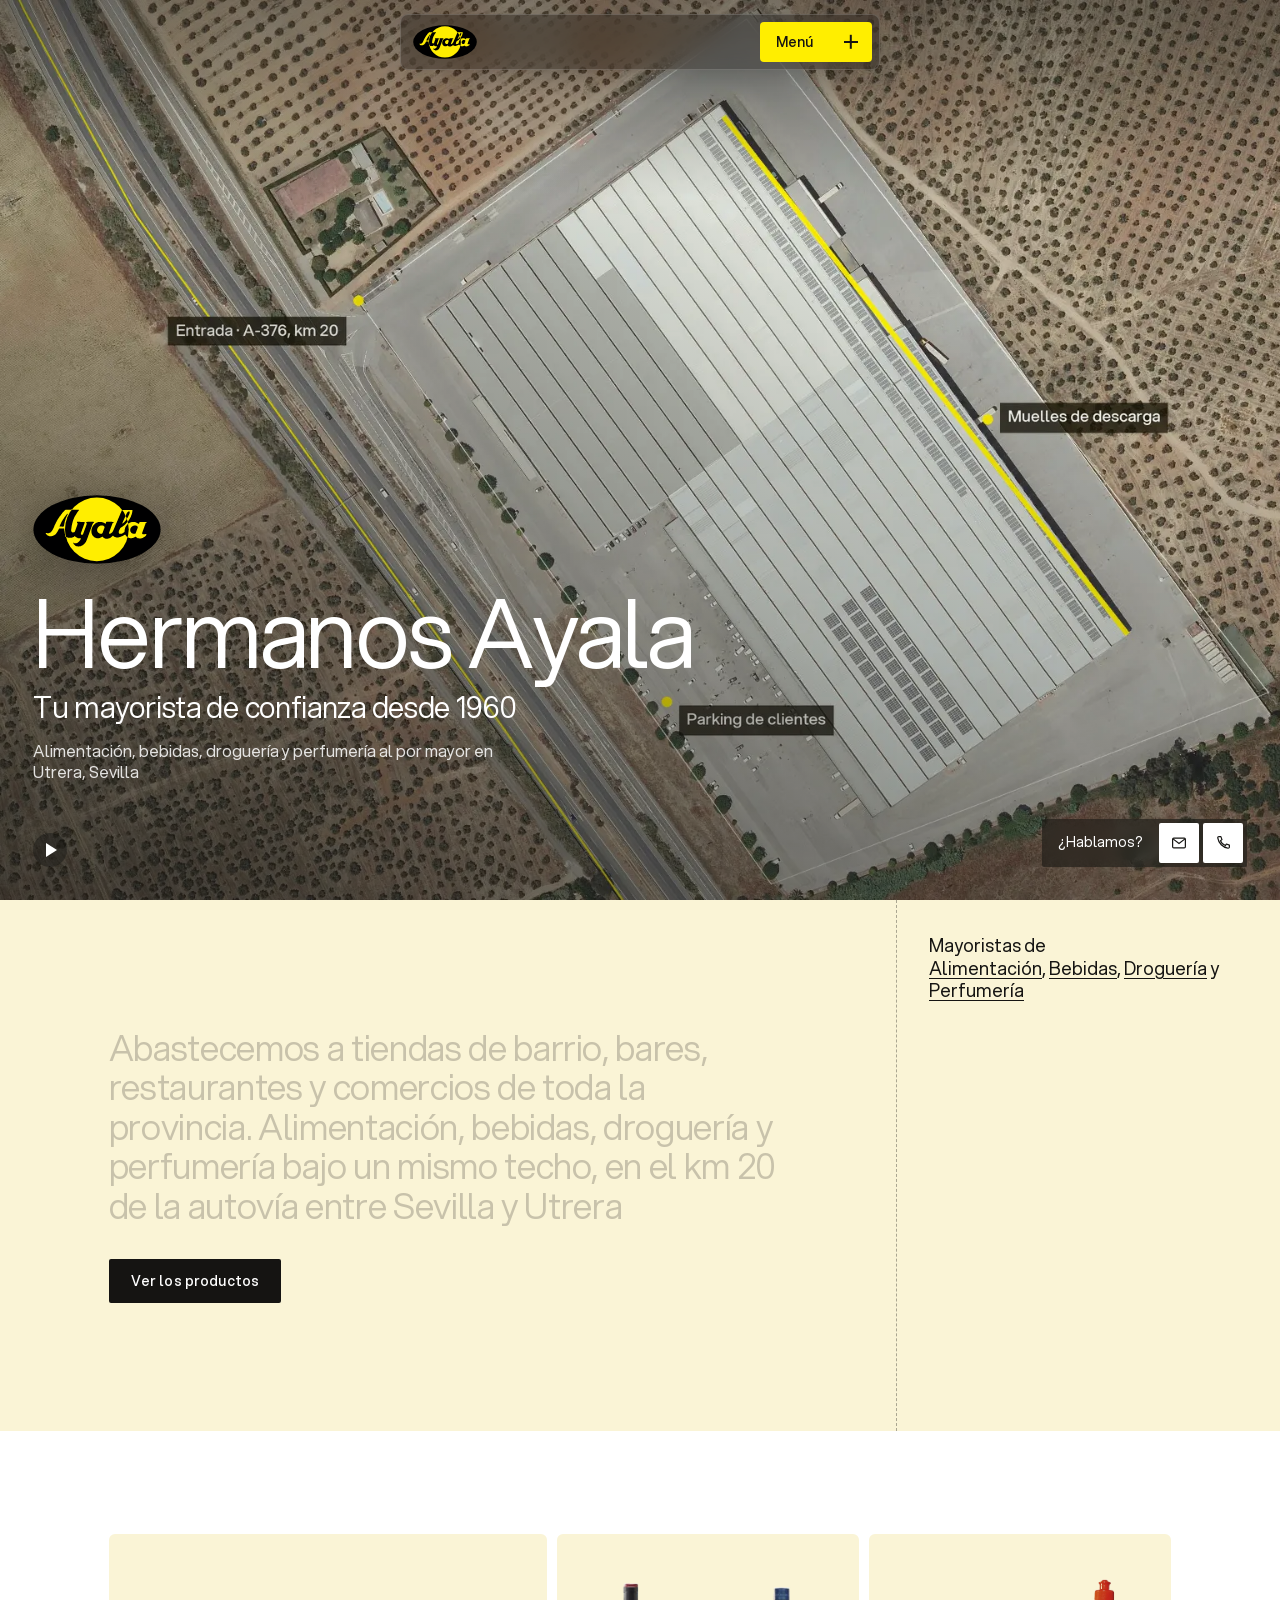
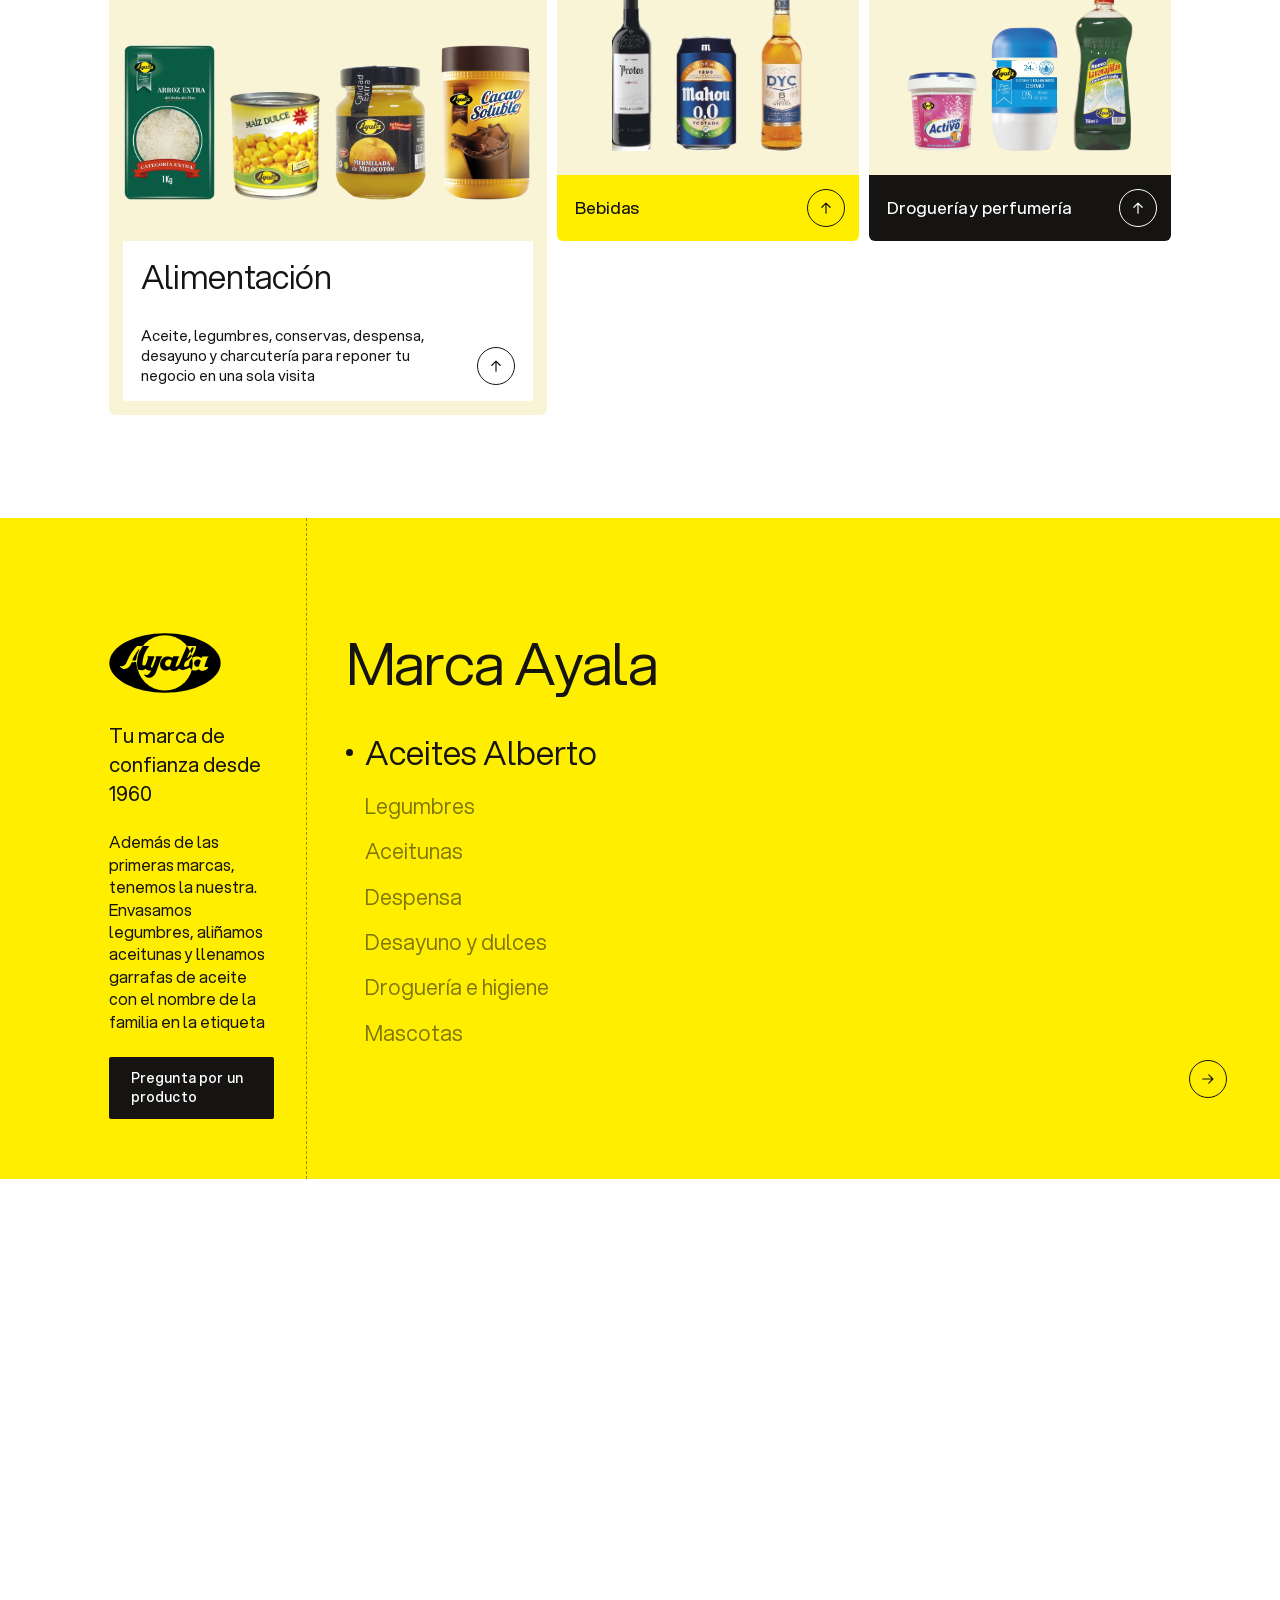
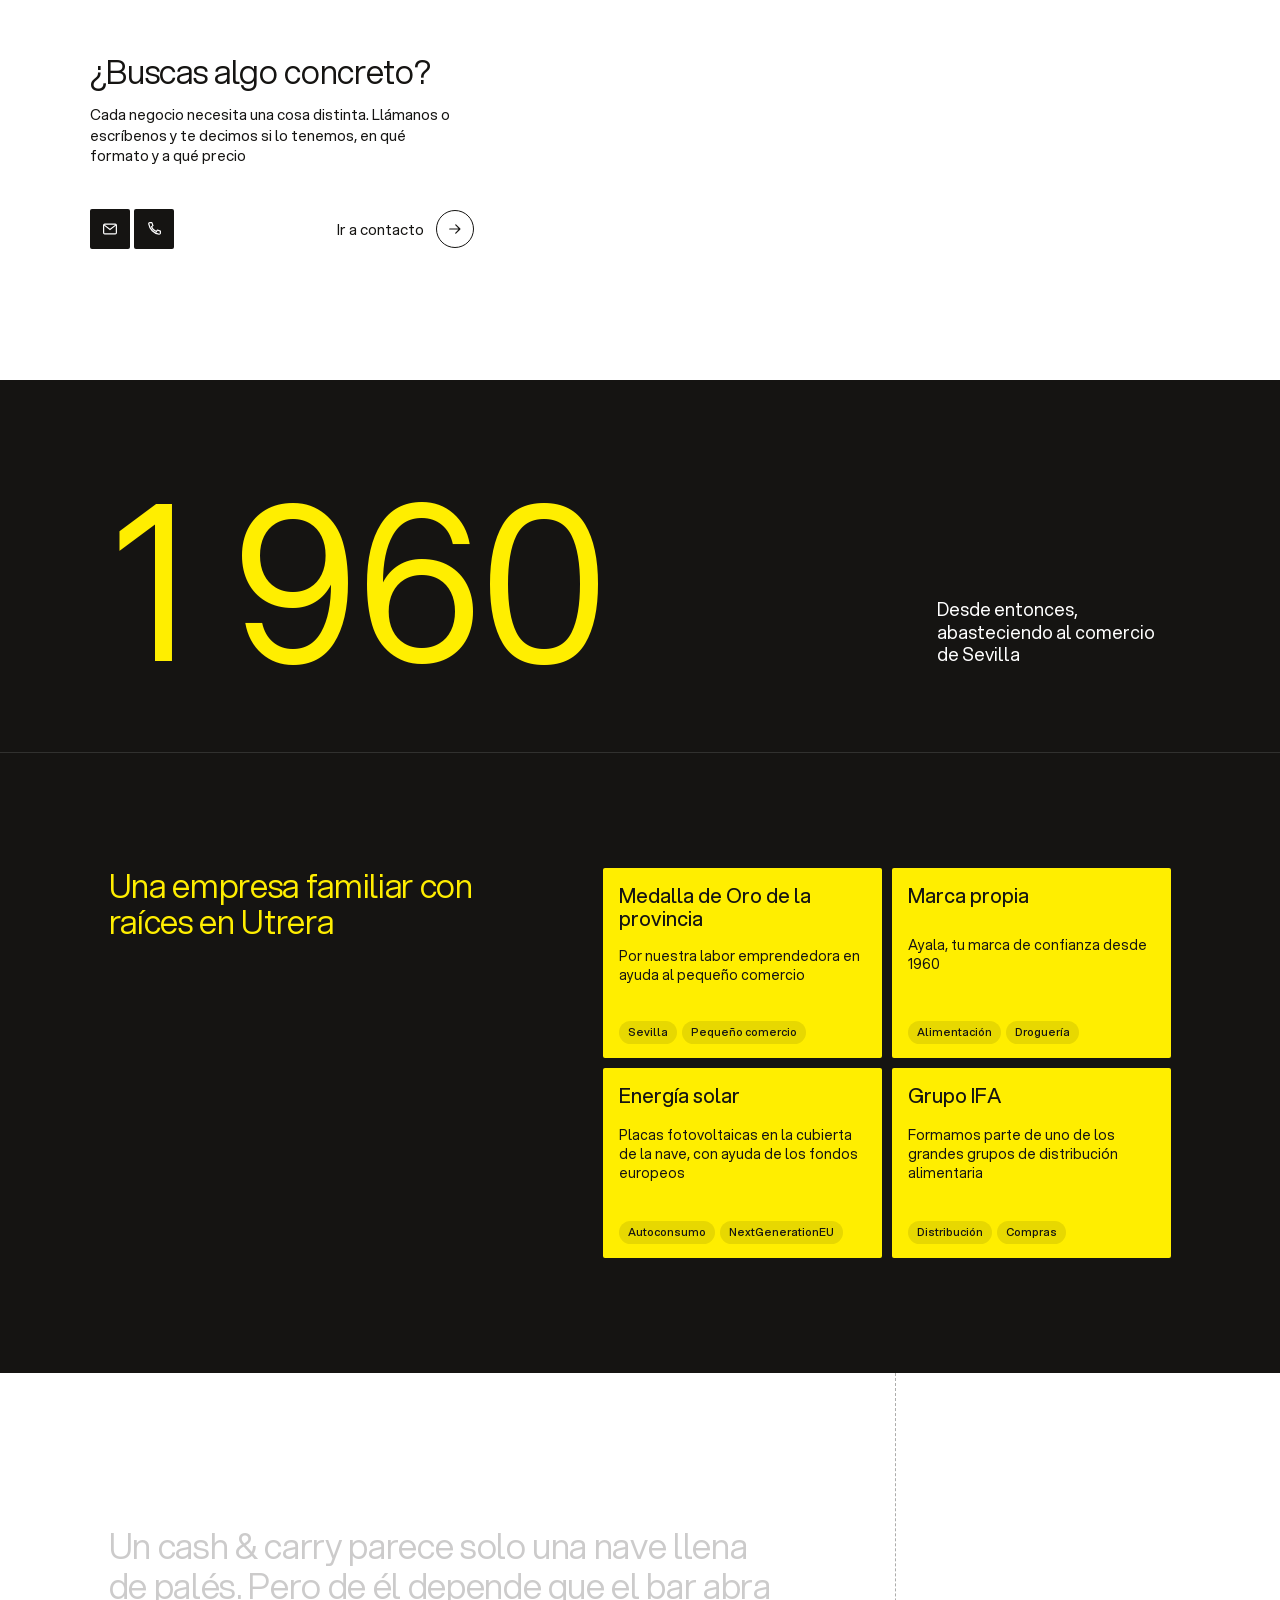
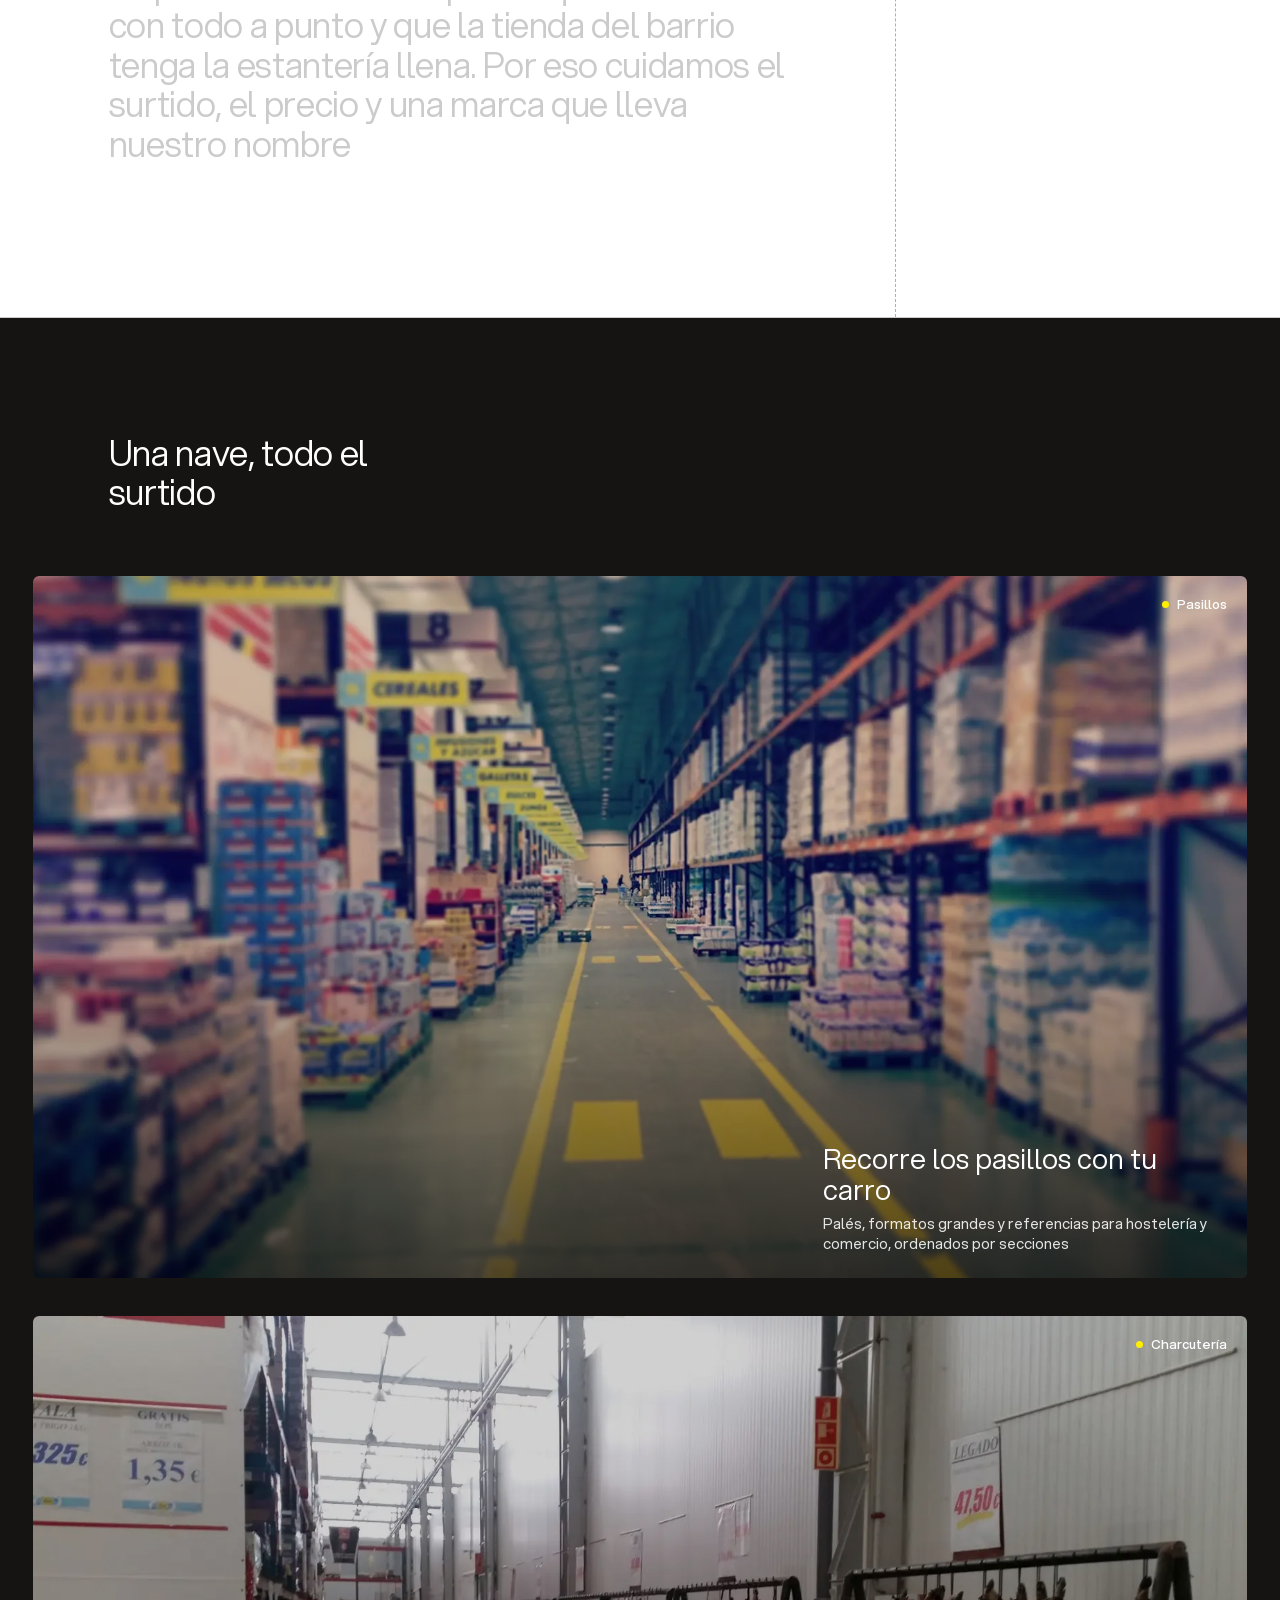
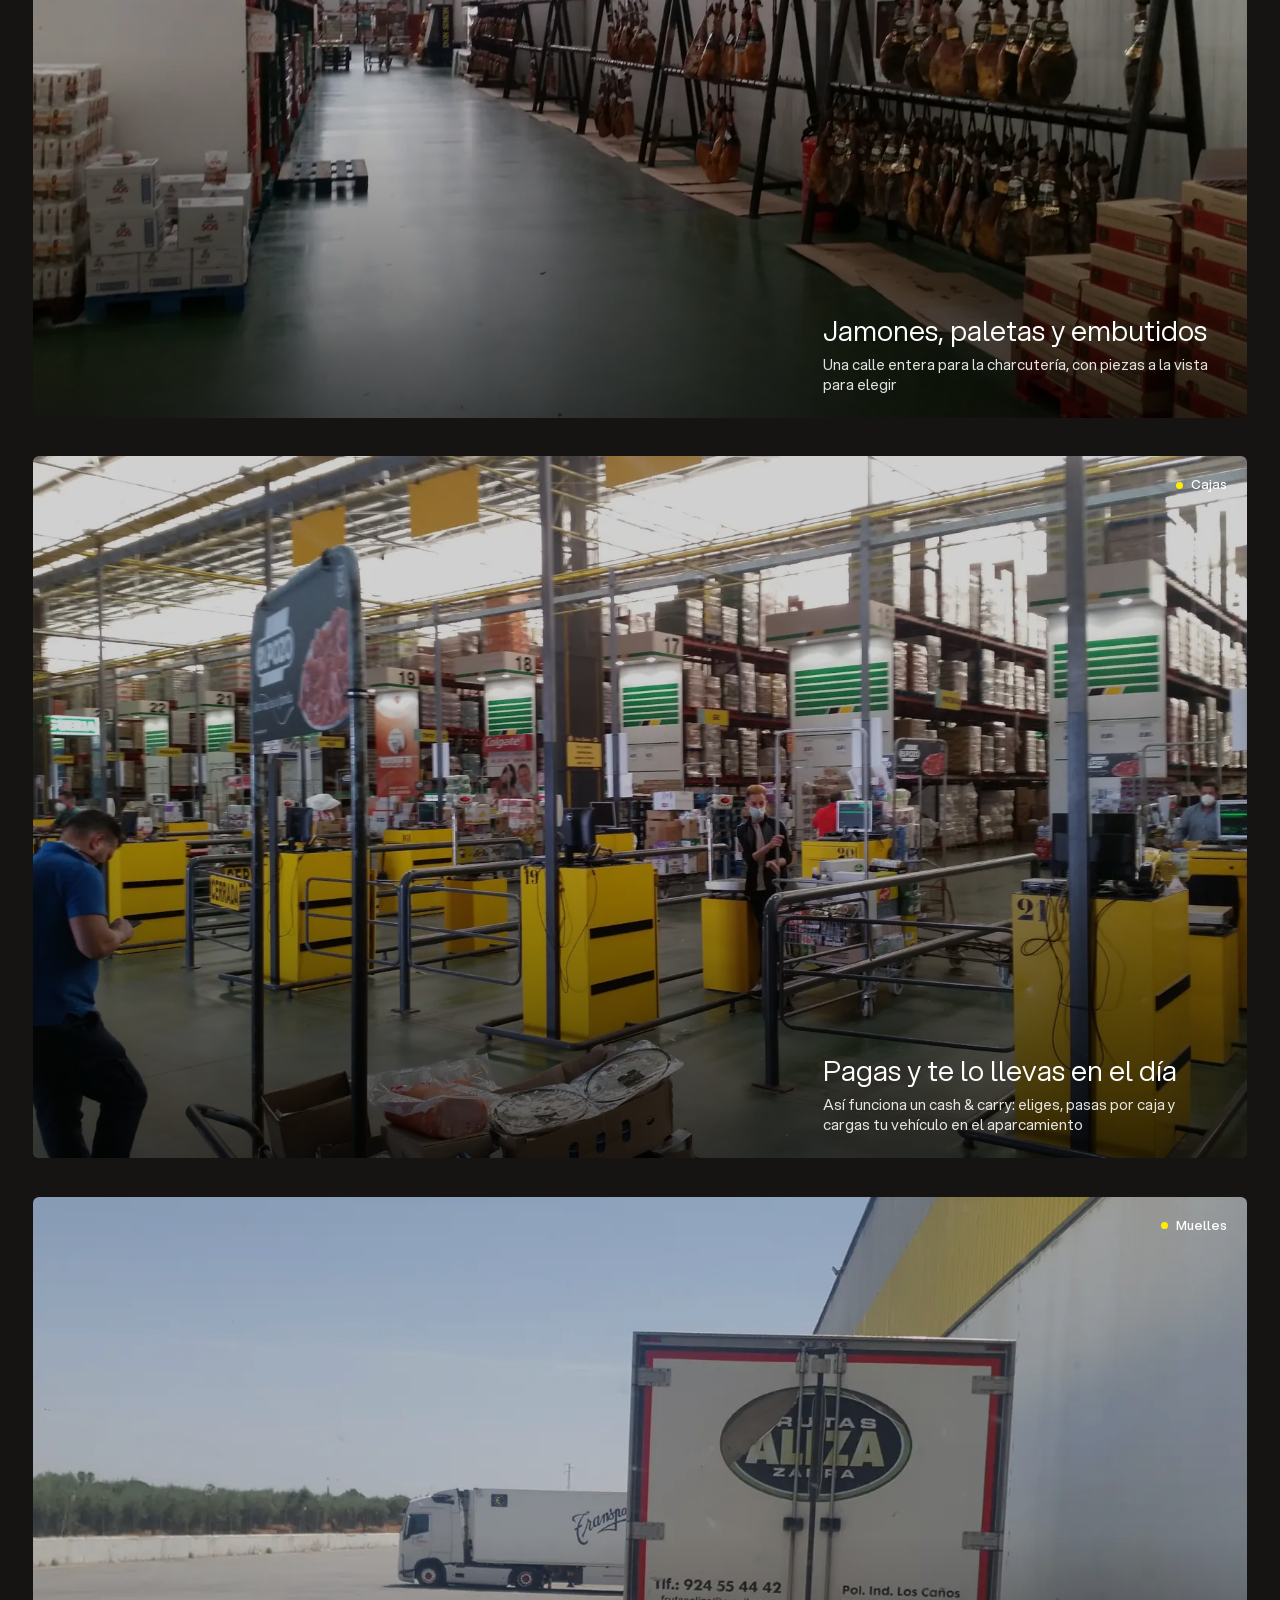
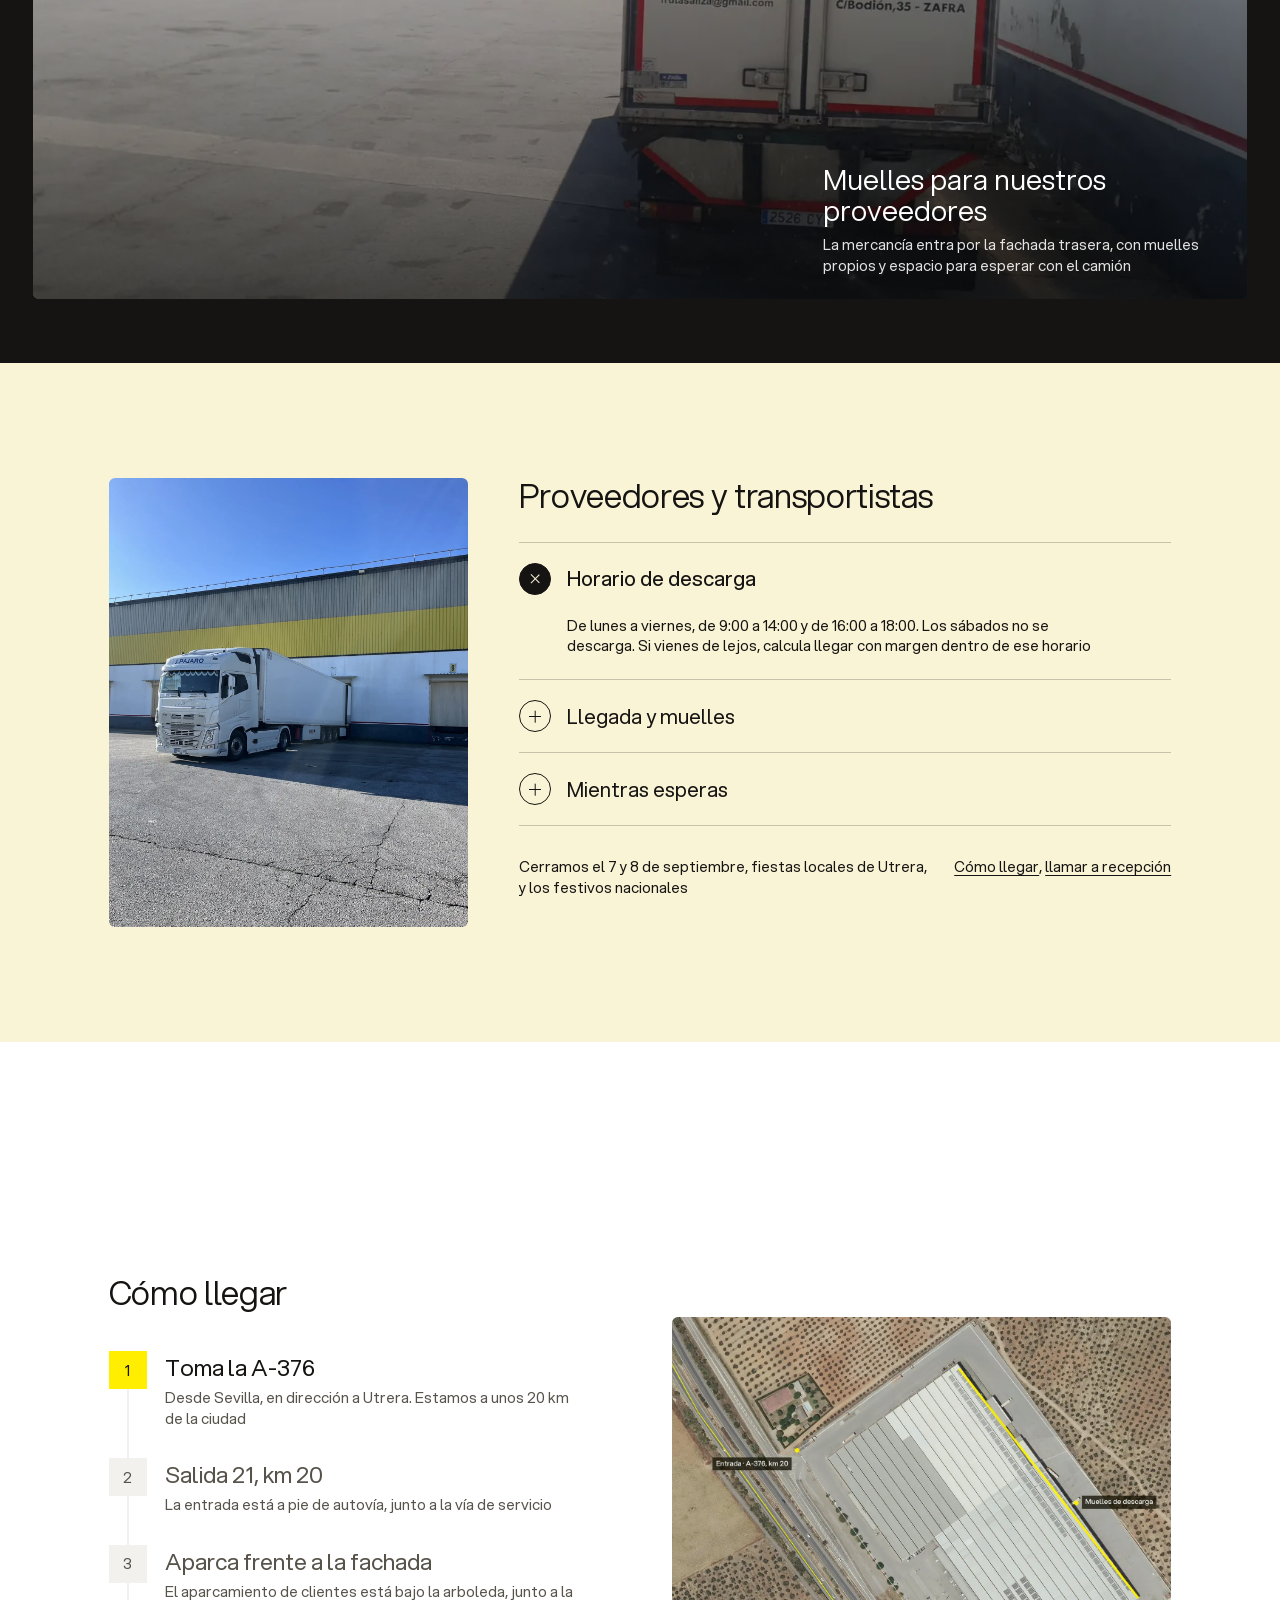
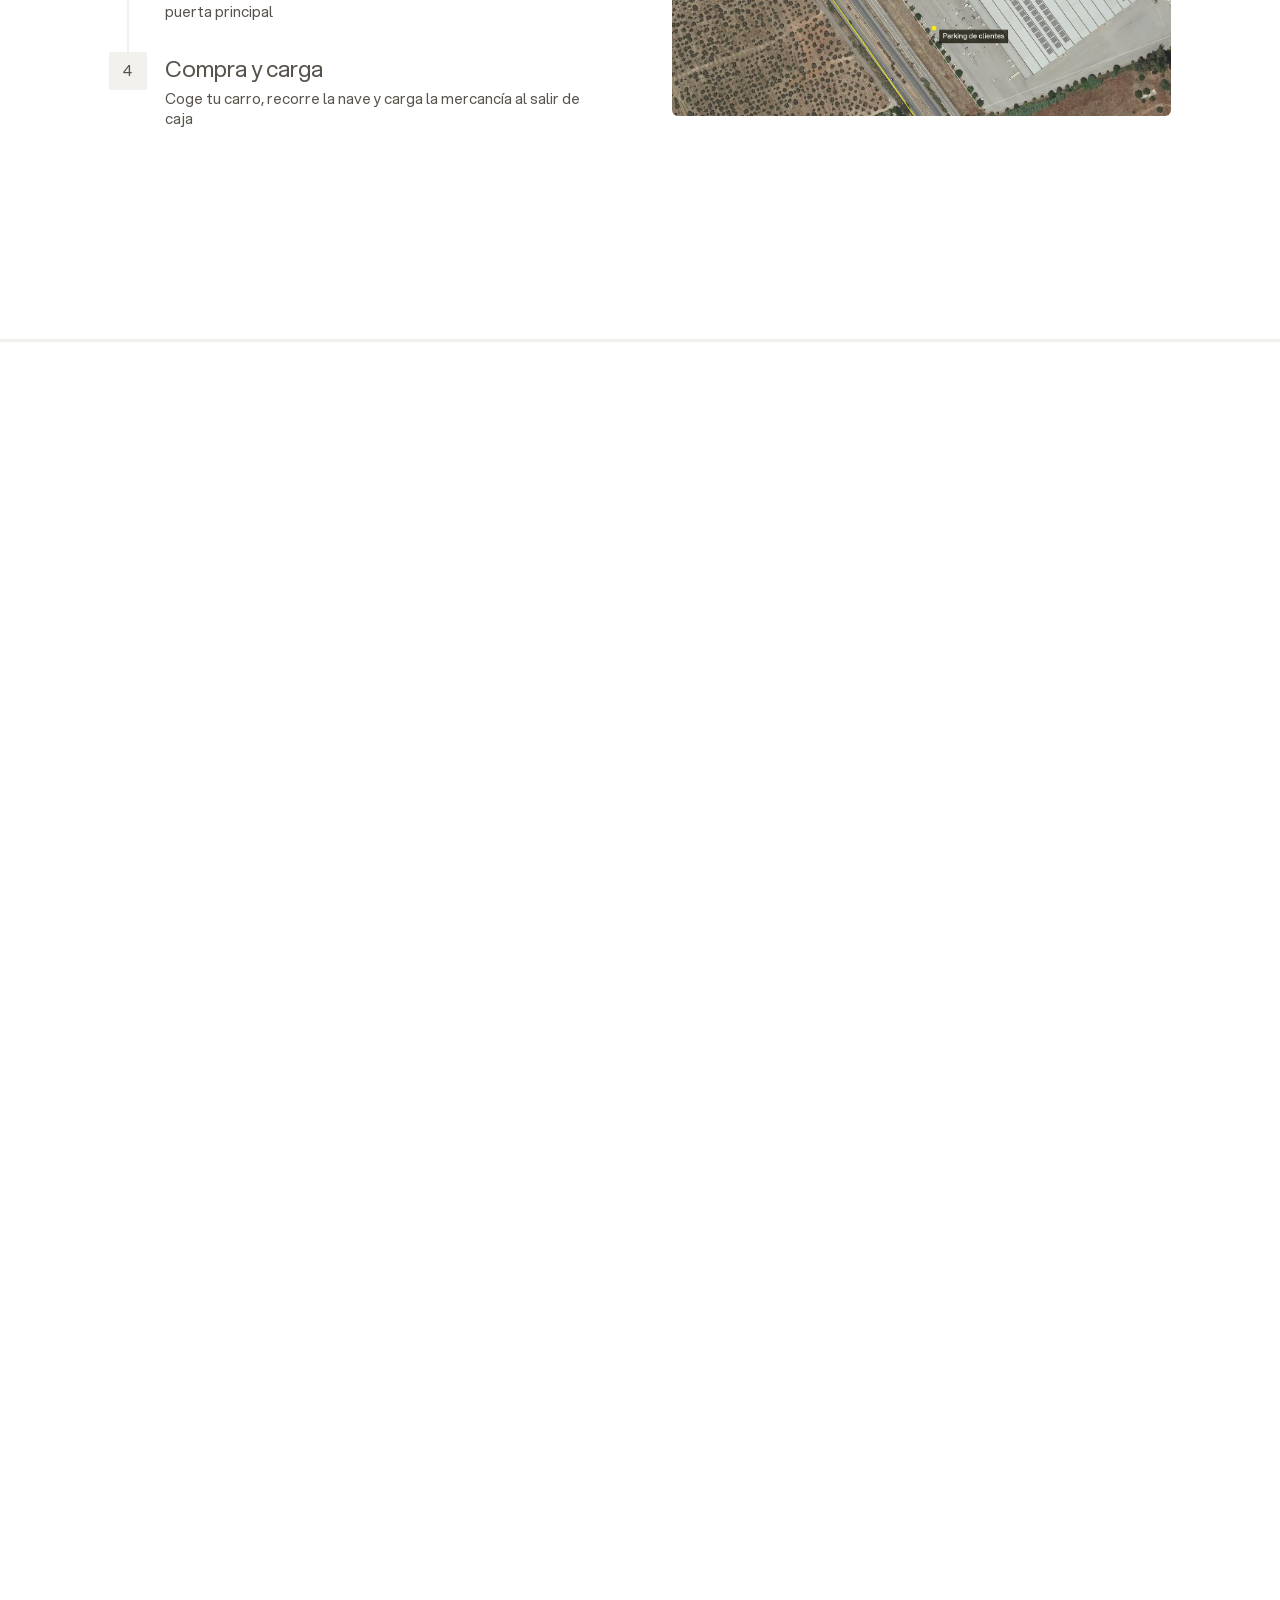
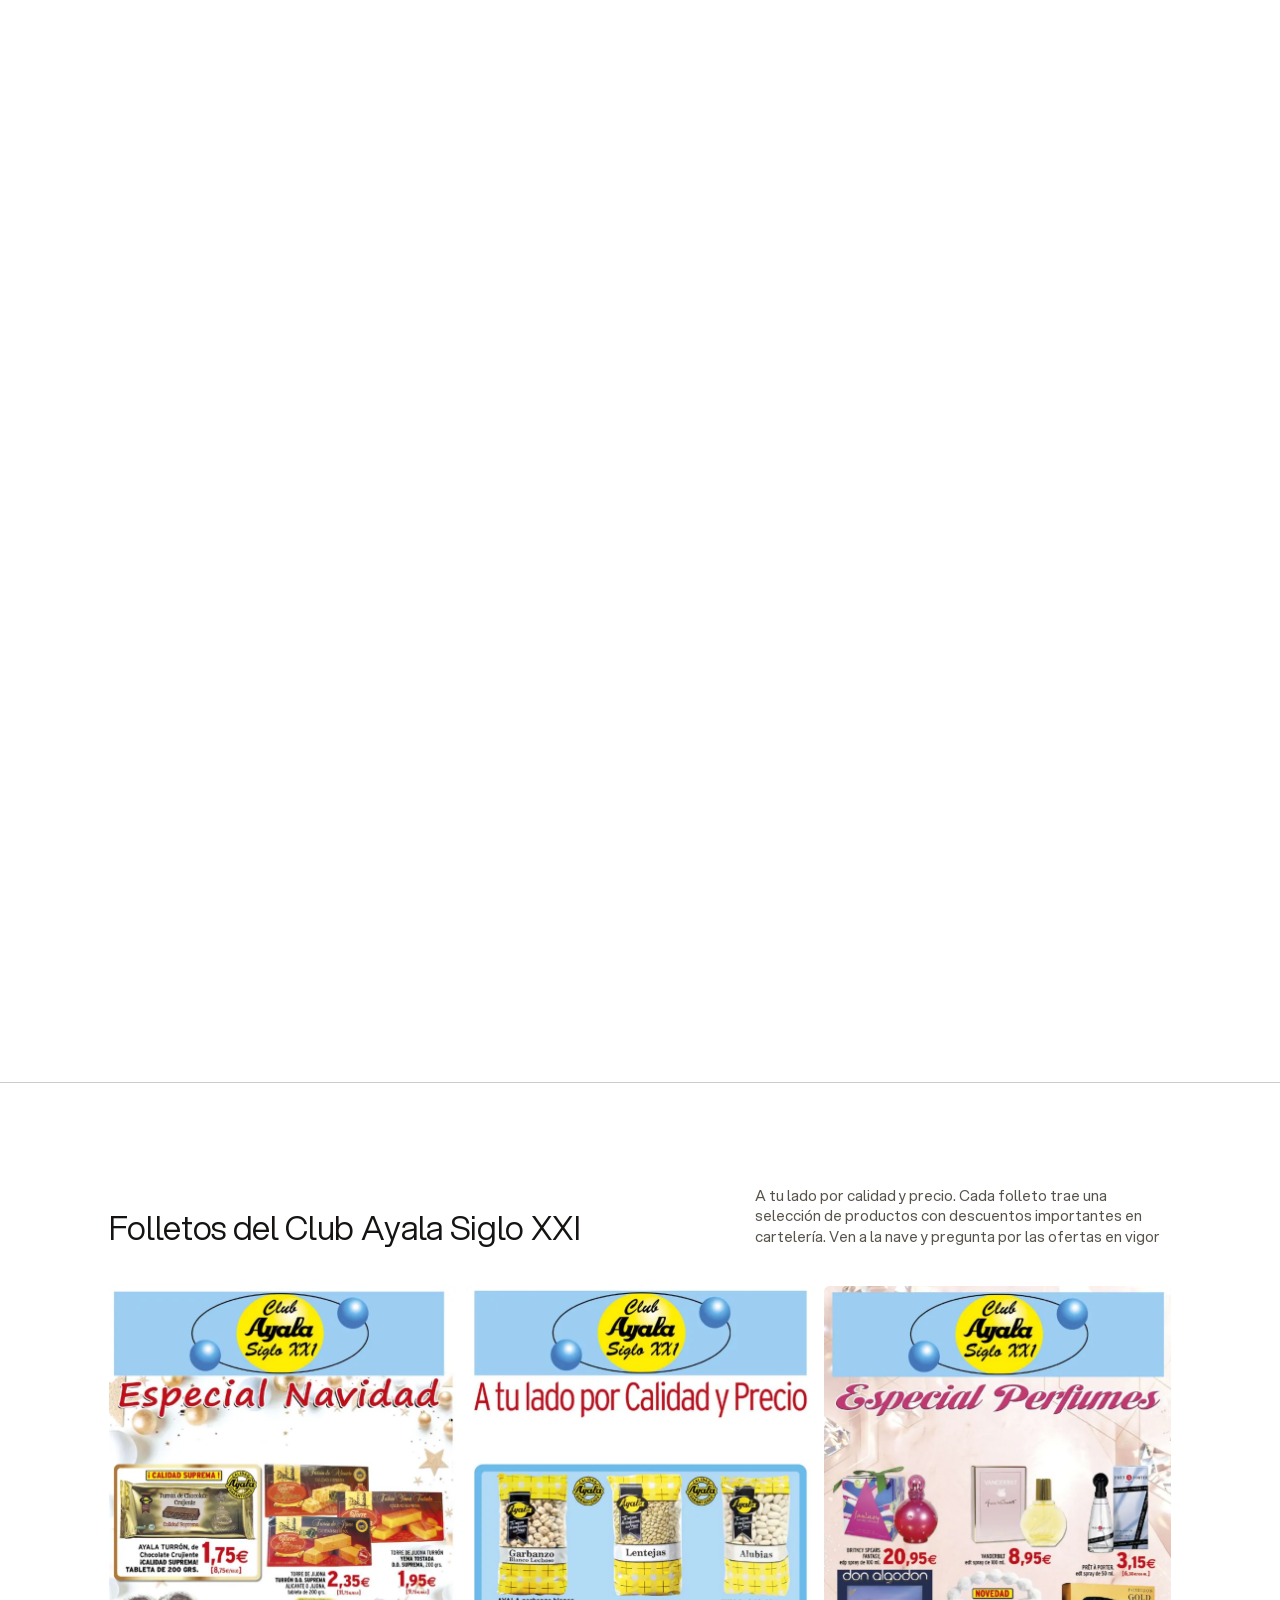
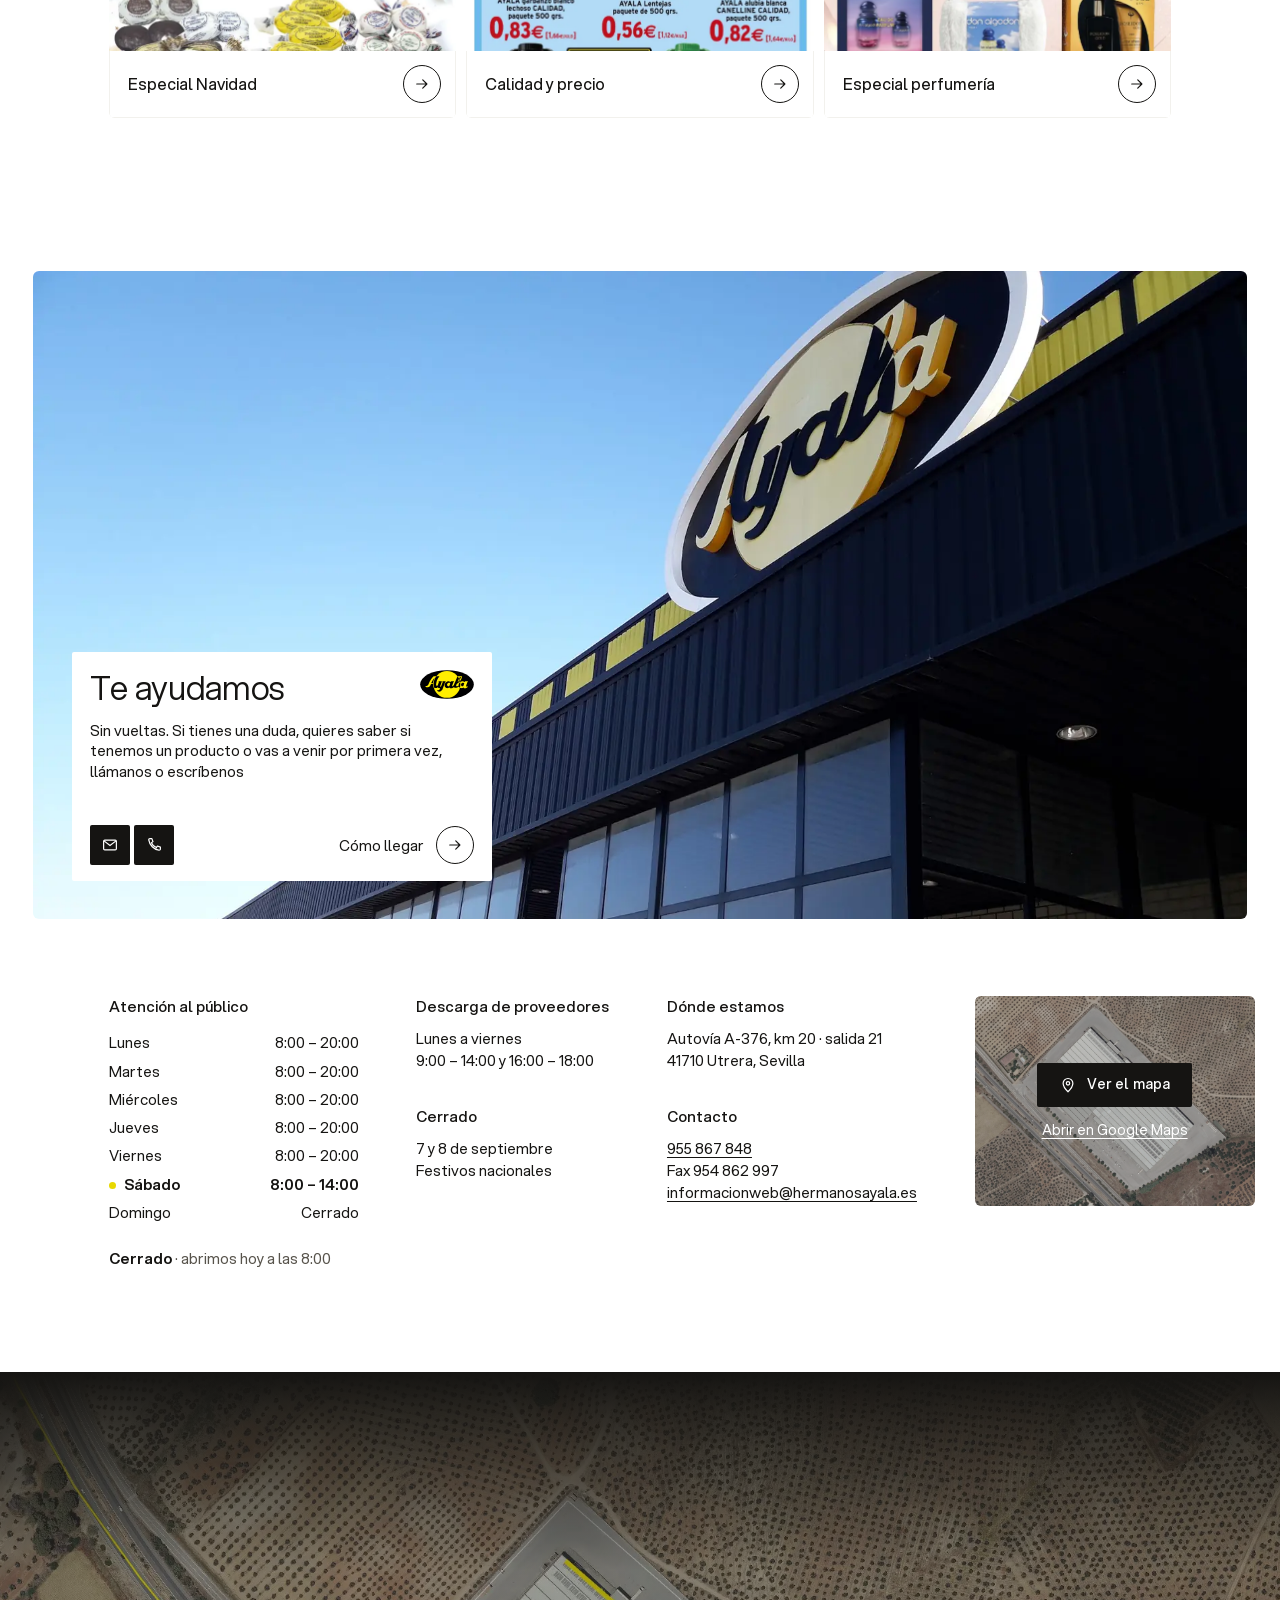
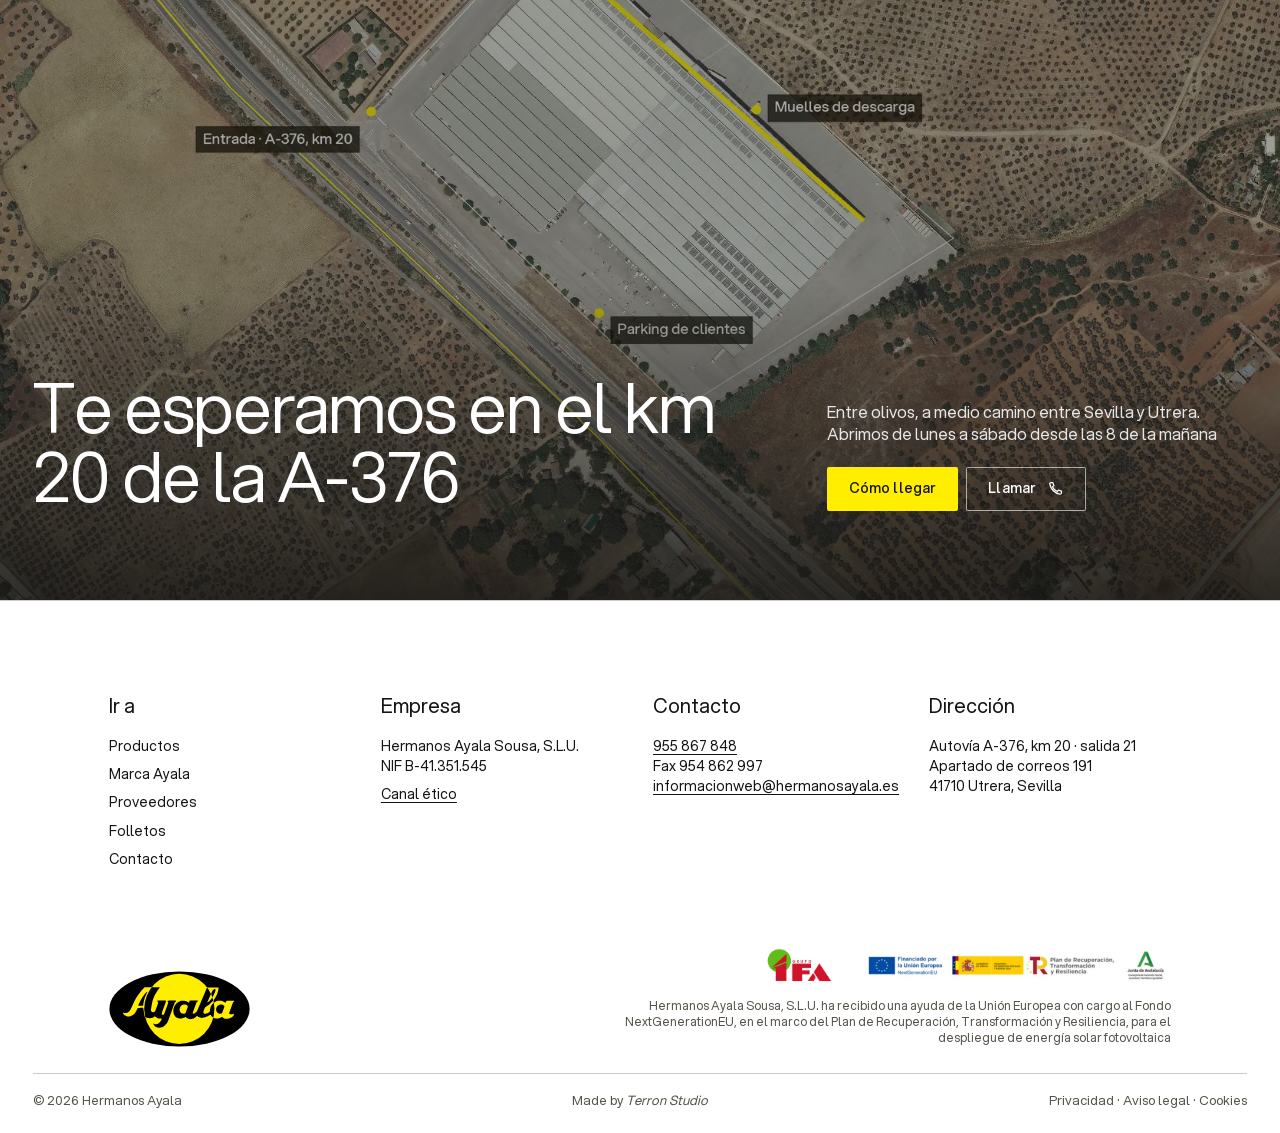
<file: index.html>
<!doctype html>
<html lang="es">
<head>
  <meta charset="UTF-8">
  <meta name="viewport" content="width=device-width,initial-scale=1">
  <title>Hermanos Ayala · Cash & carry mayorista de alimentación en Utrera, Sevilla</title>
  <meta name="description" content="Mayorista de alimentación, bebidas, droguería y perfumería en Utrera (Sevilla). Cash & carry en la A-376, km 20, con marca propia Ayala desde 1960. Lunes a viernes de 8:00 a 20:00 y sábados de 8:00 a 14:00.">
  <link rel="canonical" href="https://www.hermanosayala.es/">
  <meta name="theme-color" content="#151412">
  <meta property="og:type" content="website">
  <meta property="og:locale" content="es_ES">
  <meta property="og:title" content="Hermanos Ayala · Tu mayorista de confianza desde 1960">
  <meta property="og:description" content="Cash & carry de alimentación, bebidas, droguería y perfumería en el km 20 de la A-376, Utrera (Sevilla).">
  <meta property="og:url" content="https://www.hermanosayala.es/">
  <meta property="og:image" content="https://www.hermanosayala.es/assets/img/og-hermanos-ayala.jpg">
  <link rel="icon" href="assets/favicon-64.png" type="image/png" sizes="64x64">
  <link rel="icon" href="favicon.ico" sizes="32x32">
  <link rel="apple-touch-icon" href="assets/apple-touch-icon.png">
  <link rel="manifest" href="site.webmanifest">
  <link rel="preload" href="assets/fonts/AspektaVF.woff2" as="font" type="font/woff2" crossorigin>
  <link rel="stylesheet" href="style.css?v=27">
  <script type="application/ld+json">
  {
    "@context": "https://schema.org",
    "@type": "WholesaleStore",
    "name": "Hermanos Ayala",
    "legalName": "Hermanos Ayala Sousa, S.L.U.",
    "taxID": "B41351545",
    "url": "https://www.hermanosayala.es/",
    "logo": "https://www.hermanosayala.es/assets/icon-512.png",
    "image": "https://www.hermanosayala.es/assets/img/og-hermanos-ayala.jpg",
    "description": "Cash & carry mayorista de alimentación, bebidas, droguería y perfumería con marca propia Ayala desde 1960.",
    "foundingDate": "1960",
    "telephone": "+34955867848",
    "faxNumber": "+34954862997",
    "email": "informacionweb@hermanosayala.es",
    "address": {
      "@type": "PostalAddress",
      "streetAddress": "Autovía A-376, km 20,3 (salida 21)",
      "addressLocality": "Utrera",
      "addressRegion": "Sevilla",
      "postalCode": "41710",
      "addressCountry": "ES"
    },
    "geo": { "@type": "GeoCoordinates", "latitude": 37.2219227, "longitude": -5.8148213 },
    "hasMap": "https://www.google.com/maps/place/Hermanos+Ayala/@37.2219227,-5.8148213,17z/data=!4m6!3m5!1s0xd12794b21c8d5c9:0x74c5a5709532771c",
    "openingHoursSpecification": [
      { "@type": "OpeningHoursSpecification", "dayOfWeek": ["Monday","Tuesday","Wednesday","Thursday","Friday"], "opens": "08:00", "closes": "20:00" },
      { "@type": "OpeningHoursSpecification", "dayOfWeek": "Saturday", "opens": "08:00", "closes": "14:00" }
    ],
    "brand": { "@type": "Brand", "name": "Ayala" }
  }
  </script>
</head>
<body>
  <svg width="0" height="0" style="position:absolute" aria-hidden="true">
    <symbol id="i-tel" viewBox="0 0 24 24"><path d="M6.6 3.5h2.6l1.4 4-2 1.4a12 12 0 0 0 6.5 6.5l1.4-2 4 1.4v2.6a1.6 1.6 0 0 1-1.7 1.6A16.5 16.5 0 0 1 5 5.2 1.6 1.6 0 0 1 6.6 3.5Z" fill="none" stroke="currentColor" stroke-width="1.6" stroke-linejoin="round"/></symbol>
    <symbol id="i-mail" viewBox="0 0 24 24"><rect x="3.5" y="5.5" width="17" height="13" rx="1.5" fill="none" stroke="currentColor" stroke-width="1.6"/><path d="m4 6.5 8 6.2 8-6.2" fill="none" stroke="currentColor" stroke-width="1.6"/></symbol>
    <symbol id="i-flecha" viewBox="0 0 24 24"><path d="M5 12h13.5M13 6.5l5.5 5.5-5.5 5.5" fill="none" stroke="currentColor" stroke-width="1.6" stroke-linecap="round" stroke-linejoin="round"/></symbol>
    <symbol id="i-arriba" viewBox="0 0 24 24"><path d="M12 19V5.5M6.5 11 12 5.5l5.5 5.5" fill="none" stroke="currentColor" stroke-width="1.6" stroke-linecap="round" stroke-linejoin="round"/></symbol>
    <symbol id="i-pin" viewBox="0 0 24 24"><path d="M12 21s6.5-6 6.5-11.2a6.5 6.5 0 1 0-13 0C5.5 15 12 21 12 21Z" fill="none" stroke="currentColor" stroke-width="1.6"/><circle cx="12" cy="9.8" r="2.3" fill="none" stroke="currentColor" stroke-width="1.6"/></symbol>
  </svg>

  <a class="skip" href="#contenido">Saltar al contenido</a>

  <header class="nav" id="nav">
    <a class="nav-logo" href="#inicio" aria-label="Hermanos Ayala, inicio">
      <img src="assets/logo-ayala-sello.svg" alt="Hermanos Ayala" width="111" height="60">
    </a>
    <button class="btn-menu" id="btn-menu" aria-expanded="false" aria-controls="menu">
      <span>Menú</span><span class="plus" aria-hidden="true"></span>
    </button>
  </header>

  <div class="menu" id="menu" hidden>
    <div class="menu-inner">
      <nav class="menu-links" aria-label="Menú">
        <a href="#productos">Productos</a>
        <a href="#marca">Marca Ayala</a>
        <a href="#nave">La nave</a>
        <a href="#proveedores">Proveedores y transportistas</a>
        <a href="#folletos">Folletos</a>
        <a href="#contacto">Horario y contacto</a>
      </nav>
      <div class="menu-datos">
        <p><a href="tel:+34955867848">955 867 848</a><br><a href="mailto:informacionweb@hermanosayala.es">informacionweb@hermanosayala.es</a></p>
        <p>Autovía A-376, km 20 · salida 21<br>41710 Utrera, Sevilla</p>
        <p class="menu-hoy" data-estado>Lunes a viernes de 8:00 a 20:00<br>Sábados de 8:00 a 14:00</p>
      </div>
    </div>
  </div>

  <main id="contenido">

    <!-- Portada: cenital real de la nave (PNOA) con trazado incrustado -->
    <section class="hero" id="inicio">
      <video class="hero-video" id="hero-video" muted loop playsinline autoplay preload="metadata"
        poster="assets/img/ayala-cenital-poster.webp"
        data-src-desk="assets/video/ayala-cenital-1080.mp4"
        data-src-mid="assets/video/ayala-cenital-720.mp4"
        data-src-mob="assets/video/ayala-cenital-movil.mp4?v=2"
        data-poster-mob="assets/img/ayala-cenital-poster-movil.webp"></video>
      <div class="hero-shade" aria-hidden="true"></div>
      <div class="hero-content">
        <img class="hero-sello" src="assets/logo-ayala-sello.svg" alt="" width="111" height="60">
        <h1 class="hero-title">Hermanos Ayala</h1>
        <p class="hero-lema">Tu mayorista de confianza desde 1960</p>
        <p class="hero-sub">Alimentación, bebidas, droguería y perfumería al por mayor en Utrera, Sevilla</p>
      </div>
      <div class="hero-contact">
        <span>¿Hablamos?</span>
        <a class="icon-btn" href="mailto:informacionweb@hermanosayala.es" aria-label="Escribir un email"><svg><use href="#i-mail"/></svg></a>
        <a class="icon-btn" href="tel:+34955867848" aria-label="Llamar al 955 867 848"><svg><use href="#i-tel"/></svg></a>
      </div>
      <button class="hero-pausa" id="hero-pausa" aria-label="Pausar el vídeo"><span></span></button>
    </section>

    <!-- Presentación -->
    <section class="intro">
      <div class="intro-main">
        <p class="intro-texto t-l" data-fill>Abastecemos a tiendas de barrio, bares, restaurantes y comercios de toda la provincia. Alimentación, bebidas, droguería y perfumería bajo un mismo techo, en el km 20 de la autovía entre Sevilla y Utrera</p>
        <a class="btn btn-dark" href="#productos">Ver los productos</a>
      </div>
      <aside class="intro-side">
        <div class="intro-sticky">
          <p class="t-s">Mayoristas de<br><a href="#productos">Alimentación</a>, <a href="#productos">Bebidas</a>, <a href="#productos">Droguería</a> y <a href="#productos">Perfumería</a></p>
        </div>
      </aside>
    </section>

    <!-- Categorías -->
    <section class="cats" id="productos" aria-label="Productos">
      <a class="cat cat-main cat-prod reveal" href="#marca" data-fam-link="despensa">
        <div class="cat-prods cat-prods-main" aria-hidden="true">
          <img src="assets/img/productos/arroz-ayala.webp" alt="" loading="lazy">
          <img src="assets/img/productos/maiz-dulce-ayala.webp" alt="" loading="lazy">
          <img src="assets/img/productos/mermelada-ayala.webp" alt="" loading="lazy">
          <img src="assets/img/productos/cacao-soluble-ayala.webp" alt="" loading="lazy">
        </div>
        <div class="cat-box">
          <h2 class="t-m">Alimentación</h2>
          <p>Aceite, legumbres, conservas, despensa, desayuno y charcutería para reponer tu negocio en una sola visita</p>
          <span class="circle-btn" aria-hidden="true"><svg><use href="#i-arriba"/></svg></span>
        </div>
      </a>
      <a class="cat cat-prod reveal" href="#marca">
        <div class="cat-prods cat-prods-bebidas" aria-hidden="true">
          <img src="assets/img/productos/bebida-protos.webp" alt="" loading="lazy">
          <img src="assets/img/productos/bebida-mahou.webp" alt="" loading="lazy">
          <img src="assets/img/productos/bebida-dyc.webp" alt="" loading="lazy">
        </div>
        <div class="cat-label cat-label-yel"><h2>Bebidas</h2><span class="circle-btn" aria-hidden="true"><svg><use href="#i-arriba"/></svg></span></div>
      </a>
      <a class="cat cat-prod reveal" href="#marca" data-fam-link="drogueria">
        <div class="cat-prods" aria-hidden="true">
          <img src="assets/img/productos/oxigeno-activo-ayala.webp" alt="" loading="lazy">
          <img src="assets/img/productos/desodorante-ayala.webp" alt="" loading="lazy">
          <img src="assets/img/productos/lavavajillas-ayala.webp" alt="" loading="lazy">
        </div>
        <div class="cat-label cat-label-dark"><h2>Droguería y perfumería</h2><span class="circle-btn" aria-hidden="true"><svg><use href="#i-arriba"/></svg></span></div>
      </a>
    </section>

    <!-- Marca propia -->
    <section class="marca" id="marca">
      <div class="marca-intro">
        <img class="marca-sello" src="assets/logo-ayala-sello.svg" alt="Ayala" width="111" height="60" loading="lazy">
        <p class="marca-lema">Tu marca de confianza desde 1960</p>
        <p>Además de las primeras marcas, tenemos la nuestra. Envasamos legumbres, aliñamos aceitunas y llenamos garrafas de aceite con el nombre de la familia en la etiqueta</p>
        <a class="btn btn-dark" href="#contacto">Pregunta por un producto</a>
      </div>
      <div class="marca-list">
        <h2 class="marca-title">Marca Ayala</h2>
        <ul class="fam-list" role="tablist" aria-label="Familias de la marca Ayala">
          <li><button role="tab" data-fam="aceites" aria-selected="true">Aceites Alberto</button></li>
          <li><button role="tab" data-fam="legumbres">Legumbres</button></li>
          <li><button role="tab" data-fam="aceitunas">Aceitunas</button></li>
          <li><button role="tab" data-fam="despensa">Despensa</button></li>
          <li><button role="tab" data-fam="desayuno">Desayuno y dulces</button></li>
          <li><button role="tab" data-fam="drogueria">Droguería e higiene</button></li>
          <li><button role="tab" data-fam="mascotas">Mascotas</button></li>
        </ul>
      </div>
      <div class="marca-card-wrap">
        <div class="marca-card" id="marca-card" role="tabpanel" aria-live="polite">
          <p class="marca-card-name" id="fam-name">Aceites Alberto</p>
          <div class="marca-card-imgs" id="fam-imgs"></div>
          <p class="marca-card-desc" id="fam-desc"></p>
          <button class="circle-btn marca-next" id="fam-next" aria-label="Siguiente familia"><svg><use href="#i-flecha"/></svg></button>
        </div>
      </div>
    </section>

    <!-- Panel con tarjeta de contacto -->
    <section class="panel-foto">
      <div class="panel-foto-inner reveal">
        <img src="assets/img/cajas-cash-carry-hermanos-ayala.webp" alt="Cajas de cobro amarillas del cash & carry de Hermanos Ayala" loading="lazy" width="1800" height="1013">
        <div class="float-card">
          <h2 class="t-m">¿Buscas algo concreto?</h2>
          <p>Cada negocio necesita una cosa distinta. Llámanos o escríbenos y te decimos si lo tenemos, en qué formato y a qué precio</p>
          <div class="float-card-foot">
            <div class="icon-btns">
              <a class="icon-btn icon-btn-dark" href="mailto:informacionweb@hermanosayala.es" aria-label="Escribir un email"><svg><use href="#i-mail"/></svg></a>
              <a class="icon-btn icon-btn-dark" href="tel:+34955867848" aria-label="Llamar"><svg><use href="#i-tel"/></svg></a>
            </div>
            <a class="link-arrow" href="#contacto">Ir a contacto <span class="circle-btn"><svg><use href="#i-flecha"/></svg></span></a>
          </div>
        </div>
      </div>
    </section>

    <!-- Contador + reconocimientos -->
    <section class="desde" aria-label="Desde 1960">
      <div class="desde-top">
        <p class="odometro" id="odometro" aria-label="1960">
          <span class="odo-col" data-d="1"></span><span class="odo-col" data-d="9"></span><span class="odo-col" data-d="6"></span><span class="odo-col" data-d="0"></span>
        </p>
        <p class="desde-txt t-s">Desde entonces, abasteciendo al comercio de Sevilla</p>
      </div>
      <div class="desde-grid">
        <h2 class="t-m desde-title">Una empresa familiar con raíces en Utrera</h2>
        <div class="recos">
          <article class="reco reveal" style="--d:0.00s">
            <h3>Medalla de Oro de la provincia</h3>
            <p>Por nuestra labor emprendedora en ayuda al pequeño comercio</p>
            <ul class="pills"><li>Sevilla</li><li>Pequeño comercio</li></ul>
          </article>
          <article class="reco reveal" style="--d:0.14s">
            <h3>Marca propia</h3>
            <p>Ayala, tu marca de confianza desde 1960</p>
            <ul class="pills"><li>Alimentación</li><li>Droguería</li></ul>
          </article>
          <article class="reco reveal" style="--d:0.28s">
            <h3>Energía solar</h3>
            <p>Placas fotovoltaicas en la cubierta de la nave, con ayuda de los fondos europeos</p>
            <ul class="pills"><li>Autoconsumo</li><li>NextGenerationEU</li></ul>
          </article>
          <article class="reco reveal" style="--d:0.42s">
            <h3>Grupo IFA</h3>
            <p>Formamos parte de uno de los grandes grupos de distribución alimentaria</p>
            <ul class="pills"><li>Distribución</li><li>Compras</li></ul>
          </article>
        </div>
      </div>
    </section>

    <!-- Párrafo que se rellena -->
    <section class="fill-sec">
      <p class="fill-text t-l" data-fill>Un cash & carry parece solo una nave llena de palés. Pero de él depende que el bar abra con todo a punto y que la tienda del barrio tenga la estantería llena. Por eso cuidamos el surtido, el precio y una marca que lleva nuestro nombre</p>
    </section>

    <!-- La nave: tarjetas apiladas -->
    <section class="nave" id="nave">
      <h2 class="t-l nave-title">Una nave, todo el surtido</h2>
      <div class="stack">
        <article class="stack-card">
          <img src="assets/img/pasillo-almacen-hermanos-ayala.webp" alt="Pasillo central del almacén con estanterías a ambos lados" loading="lazy" width="1800" height="1800">
          <span class="stack-tag">Pasillos</span>
          <div class="stack-txt"><h3>Recorre los pasillos con tu carro</h3><p>Palés, formatos grandes y referencias para hostelería y comercio, ordenados por secciones</p></div>
        </article>
        <article class="stack-card">
          <img src="assets/img/pasillo-jamones-hermanos-ayala.webp" alt="Jamones y paletas colgados en el pasillo de charcutería" loading="lazy" width="1800" height="1013">
          <span class="stack-tag">Charcutería</span>
          <div class="stack-txt"><h3>Jamones, paletas y embutidos</h3><p>Una calle entera para la charcutería, con piezas a la vista para elegir</p></div>
        </article>
        <article class="stack-card">
          <img src="assets/img/cajas-cash-carry-hermanos-ayala.webp" alt="Línea de cajas amarillas a la salida de la nave" loading="lazy" width="1800" height="1013">
          <span class="stack-tag">Cajas</span>
          <div class="stack-txt"><h3>Pagas y te lo llevas en el día</h3><p>Así funciona un cash & carry: eliges, pasas por caja y cargas tu vehículo en el aparcamiento</p></div>
        </article>
        <article class="stack-card">
          <img src="assets/img/camion-muelle-cabina-ayala.webp" alt="Camión maniobrando hacia los muelles, visto desde la cabina" loading="lazy" width="1800" height="1350">
          <span class="stack-tag">Muelles</span>
          <div class="stack-txt"><h3>Muelles para nuestros proveedores</h3><p>La mercancía entra por la fachada trasera, con muelles propios y espacio para esperar con el camión</p></div>
        </article>
      </div>
    </section>

    <!-- Proveedores y transportistas -->
    <section class="prov" id="proveedores">
      <div class="prov-grid">
        <figure class="prov-foto">
          <img src="assets/img/camion-muelle-descarga-ayala.webp" alt="Camión frigorífico atracado en uno de los muelles de descarga de Hermanos Ayala" loading="lazy" width="1350" height="1800">
        </figure>
        <div class="prov-main">
          <h2 class="t-m">Proveedores y transportistas</h2>
          <div class="acc" id="acc">
            <div class="acc-item is-open">
              <button class="acc-head" aria-expanded="true"><span class="acc-ico" aria-hidden="true"></span>Horario de descarga</button>
              <div class="acc-body"><div><p>De lunes a viernes, de 9:00 a 14:00 y de 16:00 a 18:00. Los sábados no se descarga. Si vienes de lejos, calcula llegar con margen dentro de ese horario</p></div></div>
            </div>
            <div class="acc-item">
              <button class="acc-head" aria-expanded="false"><span class="acc-ico" aria-hidden="true"></span>Llegada y muelles</button>
              <div class="acc-body"><div><p>Entra por el acceso del km 20 de la A-376 y rodea la nave hasta la zona de muelles, en la fachada trasera. Presenta la documentación del pedido en recepción y te asignaremos muelle</p></div></div>
            </div>
            <div class="acc-item">
              <button class="acc-head" aria-expanded="false"><span class="acc-ico" aria-hidden="true"></span>Mientras esperas</button>
              <div class="acc-body"><div><p>El recinto tiene sitio de sobra para aparcar el camión, y hay un pequeño bar con bocadillos y café</p></div></div>
            </div>
          </div>
          <div class="prov-foot">
            <p>Cerramos el 7 y 8 de septiembre, fiestas locales de Utrera, y los festivos nacionales</p>
            <p class="prov-links"><a class="u" href="#llegar">Cómo llegar</a>, <a class="u" href="tel:+34955867848">llamar a recepción</a></p>
          </div>
        </div>
      </div>
    </section>

    <!-- Cómo llegar: pasos con imagen -->
    <section class="pasos" id="llegar">
      <div class="pasos-pin">
      <div class="pasos-list">
        <h2 class="t-m">Cómo llegar</h2>
        <ol>
          <li class="paso is-active" data-img="0"><span class="paso-n">1</span><div><h3>Toma la A-376</h3><p>Desde Sevilla, en dirección a Utrera. Estamos a unos 20 km de la ciudad</p></div></li>
          <li class="paso" data-img="1"><span class="paso-n">2</span><div><h3>Salida 21, km 20</h3><p>La entrada está a pie de autovía, junto a la vía de servicio</p></div></li>
          <li class="paso" data-img="2"><span class="paso-n">3</span><div><h3>Aparca frente a la fachada</h3><p>El aparcamiento de clientes está bajo la arboleda, junto a la puerta principal</p></div></li>
          <li class="paso" data-img="3"><span class="paso-n">4</span><div><h3>Compra y carga</h3><p>Coge tu carro, recorre la nave y carga la mercancía al salir de caja</p></div></li>
        </ol>
      </div>
      <div class="pasos-media">
        <img class="is-active" src="assets/img/ayala-cenital-poster.webp" alt="Vista cenital de la nave de Hermanos Ayala junto a la A-376" loading="lazy" width="1920" height="1080">
        <img src="assets/img/camiones-parking-hermanos-ayala.webp" alt="Camiones en el recinto de Hermanos Ayala" loading="lazy" width="1171" height="856">
        <video src="assets/video/aparcamiento-clientes.mp4" poster="assets/img/aparcamiento-clientes-poster.webp" muted loop playsinline preload="none" aria-label="Panorámica del aparcamiento de clientes frente a la fachada de Hermanos Ayala"></video>
        <img src="assets/img/pasillo-almacen-hermanos-ayala.webp" alt="Pasillo central de la nave con estanterías llenas de producto" loading="lazy" width="1800" height="1800">
      </div>
      </div>
    </section>

    <!-- Folletos -->
    <section class="folletos" id="folletos">
      <div class="folletos-head">
        <h2 class="t-m">Folletos del Club Ayala Siglo XXI</h2>
        <p>A tu lado por calidad y precio. Cada folleto trae una selección de productos con descuentos importantes en cartelería. Ven a la nave y pregunta por las ofertas en vigor</p>
      </div>
      <div class="folletos-grid">
        <a class="folleto reveal" href="assets/folletos/folleto545.pdf" data-folleto="545" data-paginas="12" data-titulo="Especial Navidad">
          <img src="assets/img/folleto-545.webp" alt="Portada del folleto especial Navidad del Club Ayala Siglo XXI" loading="lazy" width="700" height="1140">
          <span class="folleto-pie">Especial Navidad <span class="circle-btn"><svg><use href="#i-flecha"/></svg></span></span>
        </a>
        <a class="folleto reveal" href="assets/folletos/folleto544.pdf" data-folleto="544" data-paginas="32" data-titulo="Calidad y precio">
          <img src="assets/img/folleto-544.webp" alt="Portada del folleto Calidad y precio del Club Ayala Siglo XXI" loading="lazy" width="700" height="1140">
          <span class="folleto-pie">Calidad y precio <span class="circle-btn"><svg><use href="#i-flecha"/></svg></span></span>
        </a>
        <a class="folleto reveal" href="assets/folletos/folleto456.pdf" data-folleto="456" data-paginas="13" data-titulo="Especial perfumería">
          <img src="assets/img/folleto-456.webp" alt="Portada del folleto especial perfumería del Club Ayala Siglo XXI" loading="lazy" width="700" height="1140">
          <span class="folleto-pie">Especial perfumería <span class="circle-btn"><svg><use href="#i-flecha"/></svg></span></span>
        </a>
      </div>
    </section>

    <dialog class="visor" id="visor" aria-label="Folleto">
      <div class="visor-bar">
        <p class="visor-tit" id="visor-tit"></p>
        <div class="visor-acc">
          <a class="btn btn-ghost visor-pdf" id="visor-pdf" href="#" download>Descargar PDF</a>
          <button class="visor-x" id="visor-x" aria-label="Cerrar el folleto"><span class="plus" aria-hidden="true"></span></button>
        </div>
      </div>
      <div class="visor-pags" id="visor-pags"></div>
    </dialog>

    <!-- Contacto -->
    <section class="contacto" id="contacto">
      <div class="panel-foto-inner contacto-foto reveal">
        <img src="assets/img/hermanos-ayala-fachada-utrera.webp" alt="Fachada de Hermanos Ayala con el rótulo ovalado amarillo" loading="lazy" width="1800" height="1350">
        <div class="float-card">
          <img class="float-card-sello" src="assets/logo-ayala-sello.svg" alt="" width="74" height="40">
          <h2 class="t-m">Te ayudamos</h2>
          <p>Sin vueltas. Si tienes una duda, quieres saber si tenemos un producto o vas a venir por primera vez, llámanos o escríbenos</p>
          <div class="float-card-foot">
            <div class="icon-btns">
              <a class="icon-btn icon-btn-dark" href="mailto:informacionweb@hermanosayala.es" aria-label="Escribir un email"><svg><use href="#i-mail"/></svg></a>
              <a class="icon-btn icon-btn-dark" href="tel:+34955867848" aria-label="Llamar"><svg><use href="#i-tel"/></svg></a>
            </div>
            <a class="link-arrow" href="https://www.google.com/maps/dir/?api=1&destination=37.2219227,-5.8148213" target="_blank" rel="noopener">Cómo llegar <span class="circle-btn"><svg><use href="#i-flecha"/></svg></span></a>
          </div>
        </div>
      </div>

      <div class="horario-grid">
        <div class="horario-col">
          <h3>Atención al público</h3>
          <table class="horario" id="horario">
            <tr data-dia="1"><th>Lunes</th><td>8:00 – 20:00</td></tr>
            <tr data-dia="2"><th>Martes</th><td>8:00 – 20:00</td></tr>
            <tr data-dia="3"><th>Miércoles</th><td>8:00 – 20:00</td></tr>
            <tr data-dia="4"><th>Jueves</th><td>8:00 – 20:00</td></tr>
            <tr data-dia="5"><th>Viernes</th><td>8:00 – 20:00</td></tr>
            <tr data-dia="6"><th>Sábado</th><td>8:00 – 14:00</td></tr>
            <tr data-dia="0"><th>Domingo</th><td>Cerrado</td></tr>
          </table>
          <p class="estado" id="estado" aria-live="polite"></p>
        </div>
        <div class="horario-col">
          <h3>Descarga de proveedores</h3>
          <p>Lunes a viernes<br>9:00 – 14:00 y 16:00 – 18:00</p>
          <h3>Cerrado</h3>
          <p>7 y 8 de septiembre<br>Festivos nacionales</p>
        </div>
        <div class="horario-col">
          <h3>Dónde estamos</h3>
          <p>Autovía A-376, km 20 · salida 21<br>41710 Utrera, Sevilla</p>
          <h3>Contacto</h3>
          <p><a class="u" href="tel:+34955867848">955 867 848</a><br>Fax 954 862 997<br><a class="u" href="mailto:informacionweb@hermanosayala.es">informacionweb@hermanosayala.es</a></p>
        </div>
        <div class="mapa" id="mapa">
          <img src="assets/img/ortofoto-hermanos-ayala-utrera.webp" alt="" loading="lazy" width="1600" height="1200">
          <div class="mapa-ov">
            <button class="btn btn-dark" id="mapa-btn"><svg><use href="#i-pin"/></svg>Ver el mapa</button>
            <a class="u" href="https://www.google.com/maps/place/Hermanos+Ayala/@37.2219227,-5.8148213,17z/data=!4m6!3m5!1s0xd12794b21c8d5c9:0x74c5a5709532771c" target="_blank" rel="noopener">Abrir en Google Maps</a>
          </div>
        </div>
      </div>
    </section>

    <!-- Cierre con vídeo -->
    <section class="cta">
      <video class="cta-video" id="cta-video" muted loop playsinline preload="none" poster="assets/img/ayala-olivar-poster.webp" data-src-desk="assets/video/ayala-olivar-1080.mp4" data-src="assets/video/ayala-olivar-720.mp4"></video>
      <div class="cta-shade" aria-hidden="true"></div>
      <div class="cta-content">
        <h2 class="cta-title">Te esperamos en el km 20 de la A-376</h2>
        <div class="cta-side">
          <p>Entre olivos, a medio camino entre Sevilla y Utrera. Abrimos de lunes a sábado desde las 8 de la mañana</p>
          <div class="cta-btns">
            <a class="btn btn-yel" href="https://www.google.com/maps/dir/?api=1&destination=37.2219227,-5.8148213" target="_blank" rel="noopener">Cómo llegar</a>
            <a class="btn btn-ghost" href="tel:+34955867848">Llamar <svg><use href="#i-tel"/></svg></a>
          </div>
        </div>
      </div>
    </section>
  </main>

  <footer class="footer">
    <div class="footer-cols">
      <div class="footer-col">
        <h3>Ir a</h3>
        <a href="#productos">Productos</a><a href="#marca">Marca Ayala</a><a href="#proveedores">Proveedores</a><a href="#folletos">Folletos</a><a href="#contacto">Contacto</a>
      </div>
      <div class="footer-col">
        <h3>Empresa</h3>
        <p>Hermanos Ayala Sousa, S.L.U.<br>NIF B-41.351.545</p>
        <a href="https://tucanaldedenuncias.net/aplicacion_canal/index.php?empresa_CodPK=32" target="_blank" rel="noopener" class="u">Canal ético</a>
      </div>
      <div class="footer-col">
        <h3>Contacto</h3>
        <p><a href="tel:+34955867848" class="u">955 867 848</a><br>Fax 954 862 997<br><a href="mailto:informacionweb@hermanosayala.es" class="u">informacionweb@hermanosayala.es</a></p>
      </div>
      <div class="footer-col">
        <h3>Dirección</h3>
        <p>Autovía A-376, km 20 · salida 21<br>Apartado de correos 191<br>41710 Utrera, Sevilla</p>
      </div>
    </div>
    <div class="footer-mid">
      <div class="footer-big"><a href="#inicio" aria-label="Volver arriba"><img src="assets/logo-ayala-sello.svg" alt="Hermanos Ayala" width="111" height="60"></a></div>
      <div class="footer-ayudas">
        <div class="footer-logos">
          <img src="assets/img/grupo-ifa.png" alt="Grupo IFA" width="77" height="44" loading="lazy">
          <img class="footer-ngeu" src="assets/img/financiacion-nextgeneration.png" alt="Financiado por la Unión Europea, NextGenerationEU. Plan de Recuperación, Transformación y Resiliencia" width="420" height="49" loading="lazy">
        </div>
        <p class="footer-ngeu-txt">Hermanos Ayala Sousa, S.L.U. ha recibido una ayuda de la Unión Europea con cargo al Fondo NextGenerationEU, en el marco del Plan de Recuperación, Transformación y Resiliencia, para el despliegue de energía solar fotovoltaica</p>
      </div>
    </div>
    <div class="footer-bottom">
      <span>© <span id="year">2026</span> Hermanos Ayala</span>
      <span class="footer-made">Made by <a href="https://terron-studio.com" target="_blank" rel="noopener"><em>Terron Studio</em></a></span>
      <span class="footer-legal"><a href="privacidad.html">Privacidad</a> · <a href="aviso-legal.html">Aviso legal</a> · <a href="cookies.html">Cookies</a></span>
    </div>
  </footer>

  <script src="app.js?v=10" defer></script>
</body>
</html>
</file>
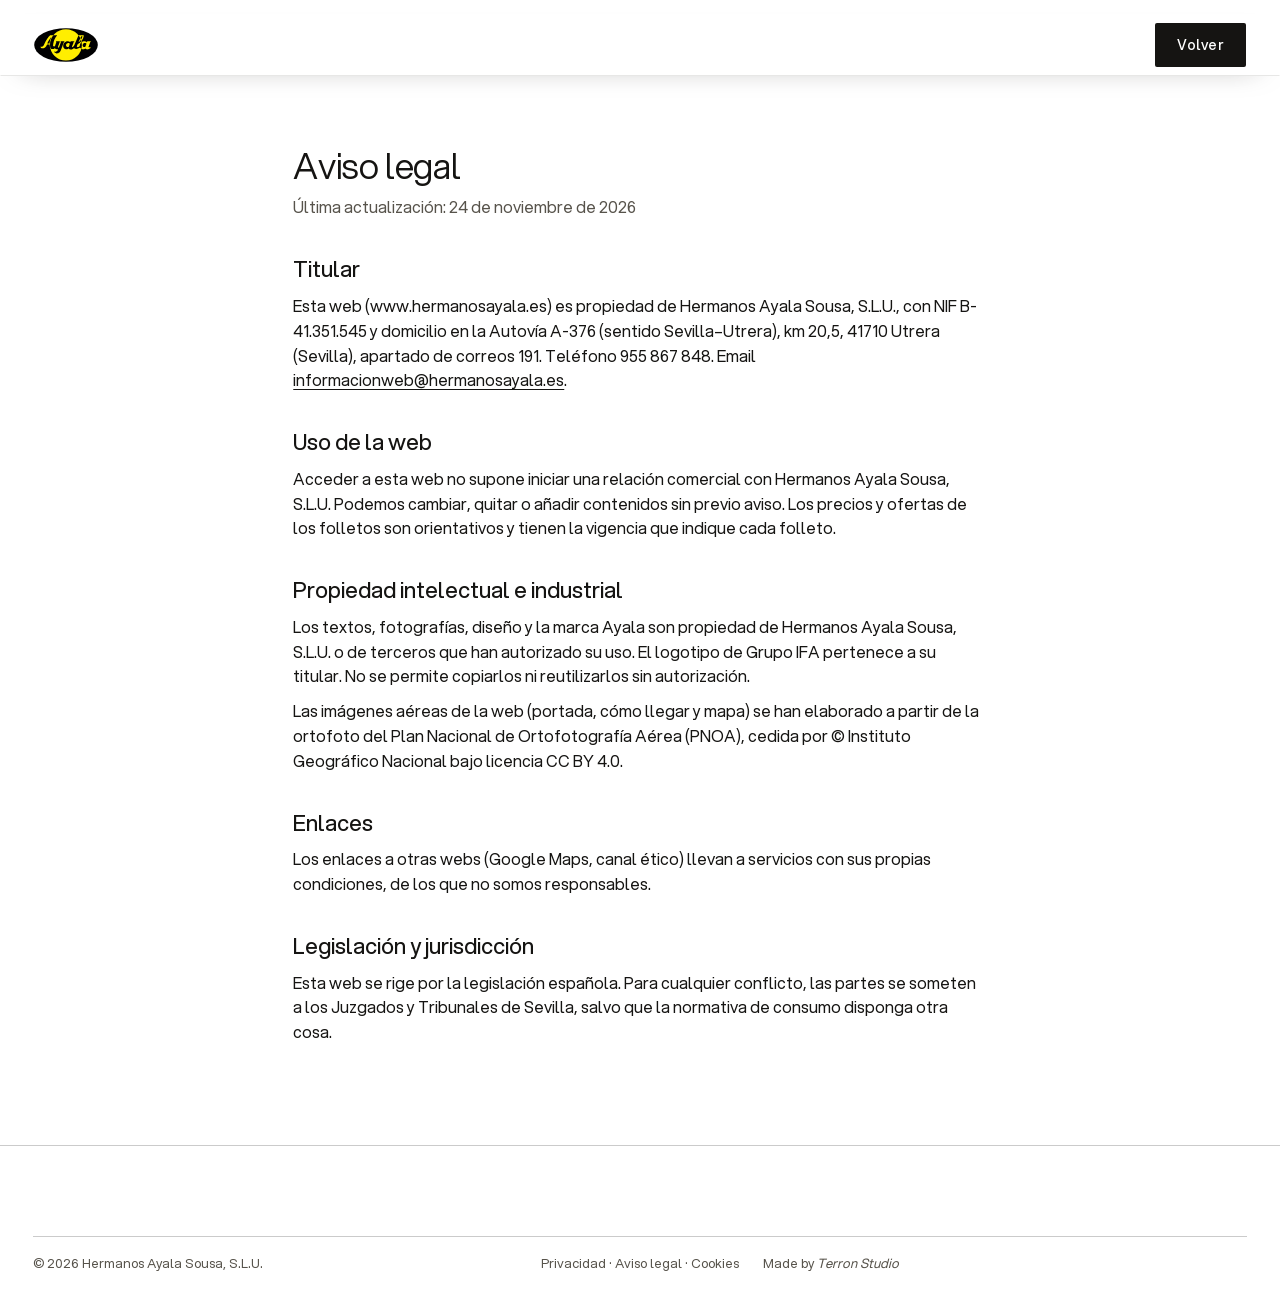
<file: aviso-legal.html>
<!doctype html>
<html lang="es">
<head>
  <meta charset="UTF-8"><meta name="viewport" content="width=device-width,initial-scale=1">
  <title>Aviso legal · Hermanos Ayala</title>
  <meta name="robots" content="noindex,follow">
  <meta name="theme-color" content="#151412"><link rel="icon" href="assets/favicon-64.png" type="image/png" sizes="64x64"><link rel="icon" href="favicon.ico" sizes="32x32"><link rel="apple-touch-icon" href="assets/apple-touch-icon.png">
  <link rel="stylesheet" href="style.css?v=207">
</head>
<body class="legal-page">
  <header class="nav is-solid"><a class="nav-logo" href="index.html" aria-label="Hermanos Ayala, volver a la web"><img src="assets/logo-ayala-sello.svg" alt="Hermanos Ayala" width="111" height="60"></a><span></span><a class="btn btn-dark" href="index.html" style="justify-self:end">Volver</a></header>
  <main class="legal">
    <h1 class="t-l">Aviso legal</h1>
    <p class="legal-updated">Última actualización: 24 de noviembre de 2026</p>
    <h2>Titular</h2>
    <p>Esta web (www.hermanosayala.es) es propiedad de Hermanos Ayala Sousa, S.L.U., con NIF B-41.351.545 y domicilio en la Autovía A-376 (sentido Sevilla–Utrera), km 20,5, 41710 Utrera (Sevilla), apartado de correos 191. Teléfono 955 867 848. Email <a href="mailto:informacionweb@hermanosayala.es">informacionweb@hermanosayala.es</a>.</p>
    <h2>Uso de la web</h2>
    <p>Acceder a esta web no supone iniciar una relación comercial con Hermanos Ayala Sousa, S.L.U. Podemos cambiar, quitar o añadir contenidos sin previo aviso. Los precios y ofertas de los folletos son orientativos y tienen la vigencia que indique cada folleto.</p>
    <h2>Propiedad intelectual e industrial</h2>
    <p>Los textos, fotografías, diseño y la marca Ayala son propiedad de Hermanos Ayala Sousa, S.L.U. o de terceros que han autorizado su uso. El logotipo de Grupo IFA pertenece a su titular. No se permite copiarlos ni reutilizarlos sin autorización.</p>
    <p>Las imágenes aéreas de la web (portada, cómo llegar y mapa) se han elaborado a partir de la ortofoto del Plan Nacional de Ortofotografía Aérea (PNOA), cedida por © Instituto Geográfico Nacional bajo licencia CC BY 4.0.</p>
    <h2>Enlaces</h2>
    <p>Los enlaces a otras webs (Google Maps, canal ético) llevan a servicios con sus propias condiciones, de los que no somos responsables.</p>
    <h2>Legislación y jurisdicción</h2>
    <p>Esta web se rige por la legislación española. Para cualquier conflicto, las partes se someten a los Juzgados y Tribunales de Sevilla, salvo que la normativa de consumo disponga otra cosa.</p>
  </main>
  <footer class="footer"><div class="footer-bottom"><span>© <span id="year">2026</span> Hermanos Ayala Sousa, S.L.U.</span><span class="footer-legal"><a href="privacidad.html">Privacidad</a> · <a href="aviso-legal.html">Aviso legal</a> · <a href="cookies.html">Cookies</a></span><span class="footer-made">Made by <a href="https://terron-studio.com" target="_blank" rel="noopener"><em>Terron Studio</em></a></span></div></footer>
  <script>document.querySelector("#year").textContent = new Date().getFullYear();</script>
</body>
</html>
</file>
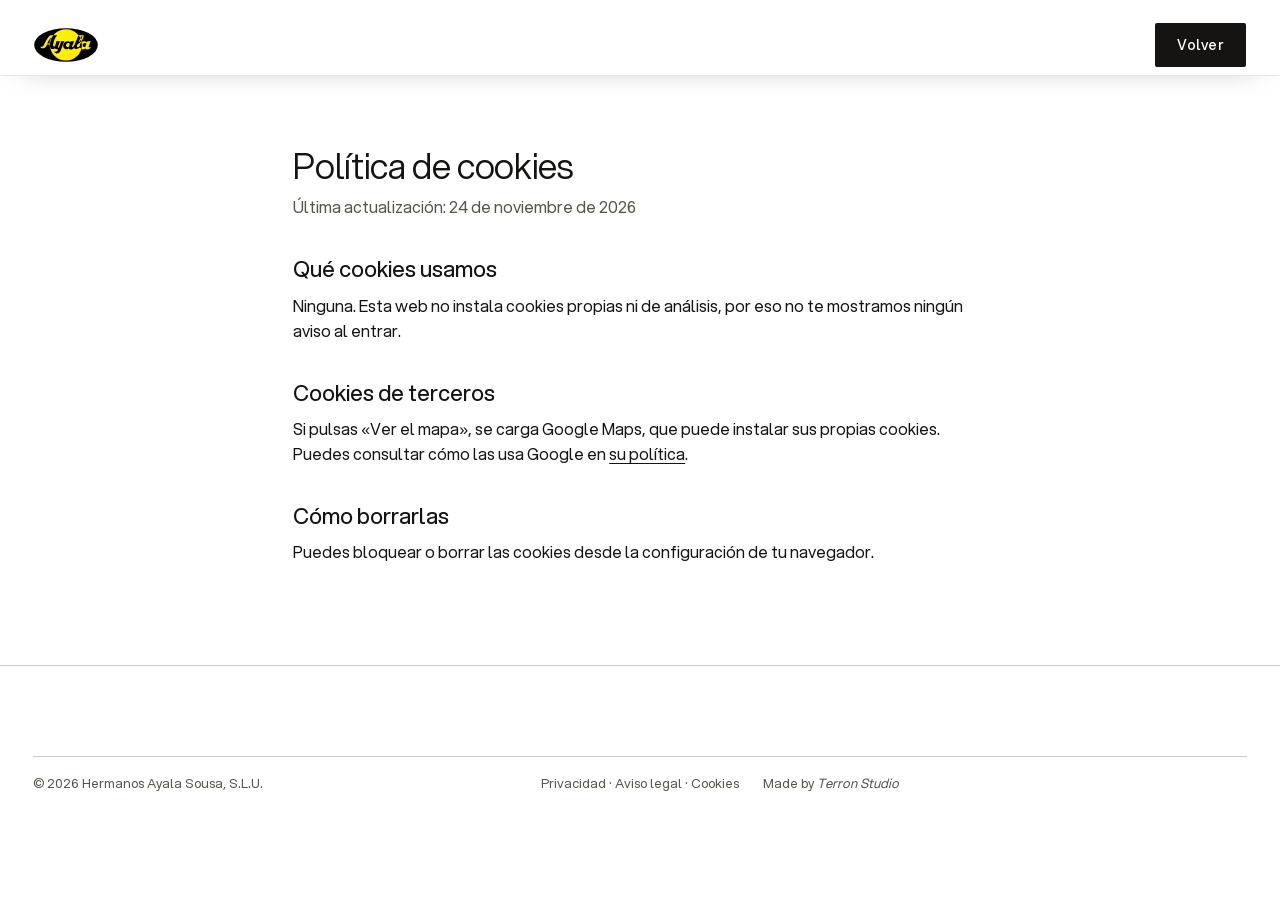
<file: cookies.html>
<!doctype html>
<html lang="es">
<head>
  <meta charset="UTF-8"><meta name="viewport" content="width=device-width,initial-scale=1">
  <title>Política de cookies · Hermanos Ayala</title>
  <meta name="robots" content="noindex,follow">
  <meta name="theme-color" content="#151412"><link rel="icon" href="assets/favicon-64.png" type="image/png" sizes="64x64"><link rel="icon" href="favicon.ico" sizes="32x32"><link rel="apple-touch-icon" href="assets/apple-touch-icon.png">
  <link rel="stylesheet" href="style.css?v=207">
</head>
<body class="legal-page">
  <header class="nav is-solid"><a class="nav-logo" href="index.html" aria-label="Hermanos Ayala, volver a la web"><img src="assets/logo-ayala-sello.svg" alt="Hermanos Ayala" width="111" height="60"></a><span></span><a class="btn btn-dark" href="index.html" style="justify-self:end">Volver</a></header>
  <main class="legal">
    <h1 class="t-l">Política de cookies</h1>
    <p class="legal-updated">Última actualización: 24 de noviembre de 2026</p>
    <h2>Qué cookies usamos</h2>
    <p>Ninguna. Esta web no instala cookies propias ni de análisis, por eso no te mostramos ningún aviso al entrar.</p>
    <h2>Cookies de terceros</h2>
    <p>Si pulsas «Ver el mapa», se carga Google Maps, que puede instalar sus propias cookies. Puedes consultar cómo las usa Google en <a href="https://policies.google.com/technologies/cookies" target="_blank" rel="noopener">su política</a>.</p>
    <h2>Cómo borrarlas</h2>
    <p>Puedes bloquear o borrar las cookies desde la configuración de tu navegador.</p>
  </main>
  <footer class="footer"><div class="footer-bottom"><span>© <span id="year">2026</span> Hermanos Ayala Sousa, S.L.U.</span><span class="footer-legal"><a href="privacidad.html">Privacidad</a> · <a href="aviso-legal.html">Aviso legal</a> · <a href="cookies.html">Cookies</a></span><span class="footer-made">Made by <a href="https://terron-studio.com" target="_blank" rel="noopener"><em>Terron Studio</em></a></span></div></footer>
  <script>document.querySelector("#year").textContent = new Date().getFullYear();</script>
</body>
</html>
</file>
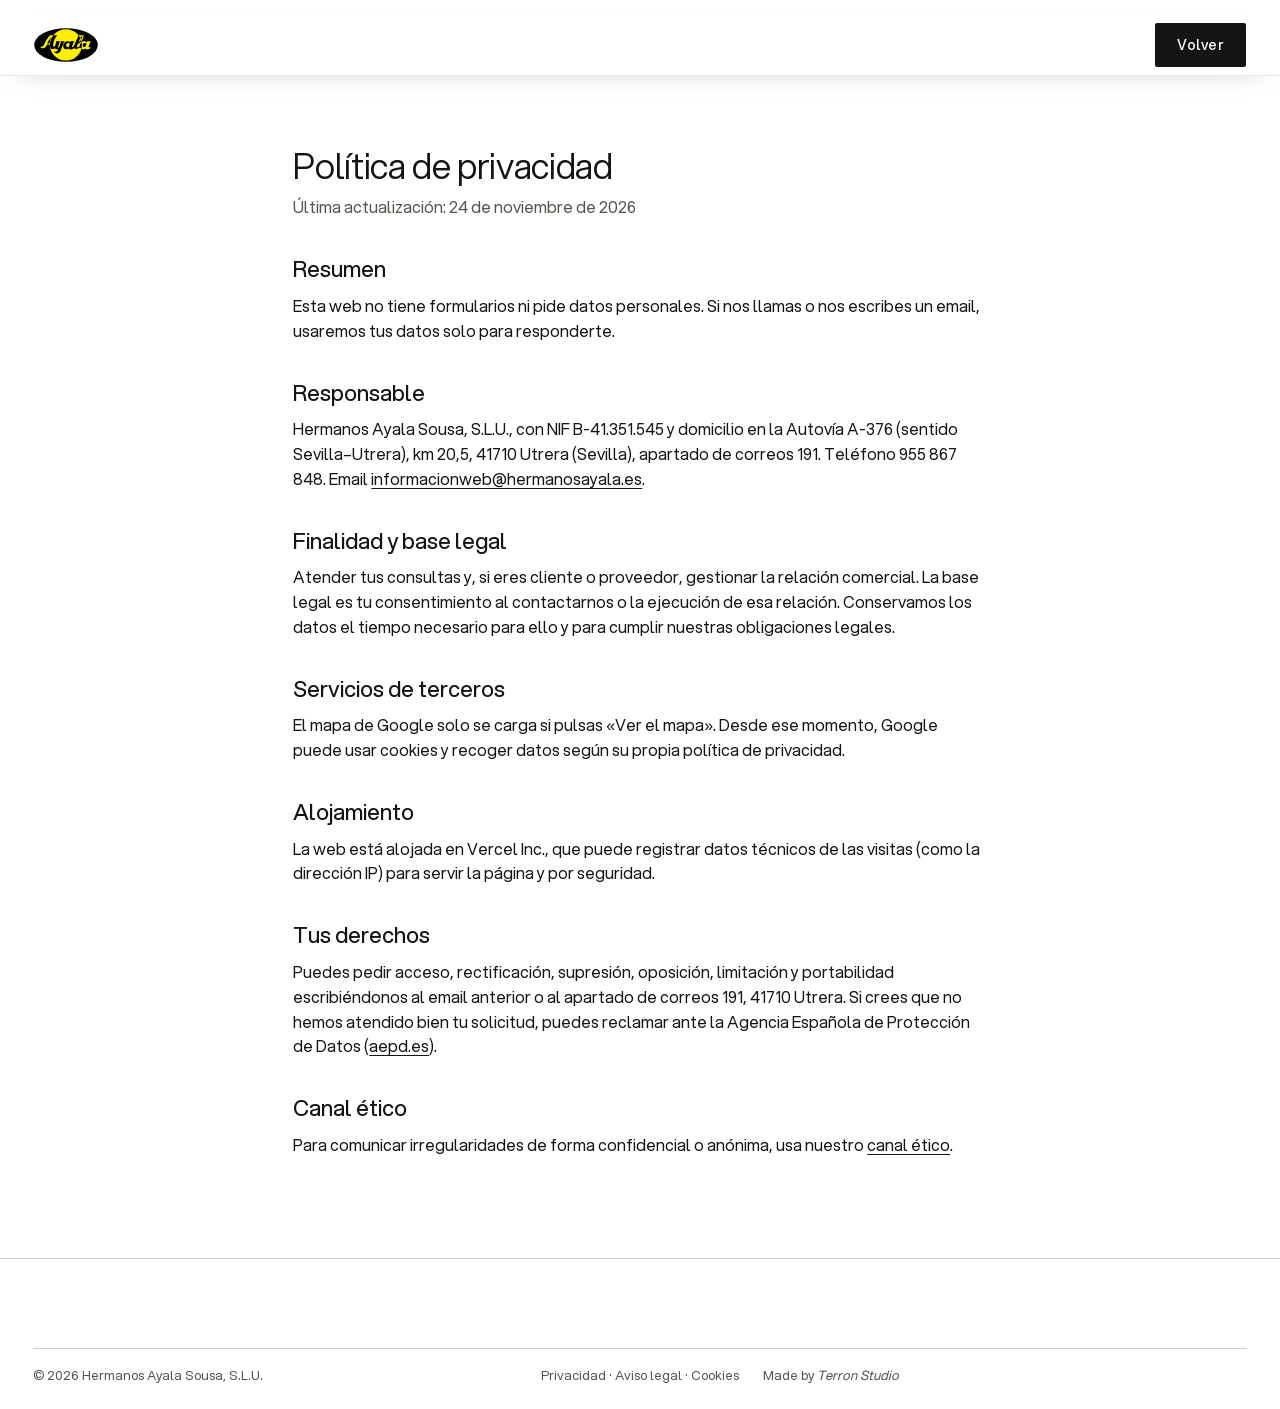
<file: privacidad.html>
<!doctype html>
<html lang="es">
<head>
  <meta charset="UTF-8"><meta name="viewport" content="width=device-width,initial-scale=1">
  <title>Política de privacidad · Hermanos Ayala</title>
  <meta name="robots" content="noindex,follow">
  <meta name="theme-color" content="#151412"><link rel="icon" href="assets/favicon-64.png" type="image/png" sizes="64x64"><link rel="icon" href="favicon.ico" sizes="32x32"><link rel="apple-touch-icon" href="assets/apple-touch-icon.png">
  <link rel="stylesheet" href="style.css?v=207">
</head>
<body class="legal-page">
  <header class="nav is-solid"><a class="nav-logo" href="index.html" aria-label="Hermanos Ayala, volver a la web"><img src="assets/logo-ayala-sello.svg" alt="Hermanos Ayala" width="111" height="60"></a><span></span><a class="btn btn-dark" href="index.html" style="justify-self:end">Volver</a></header>
  <main class="legal">
    <h1 class="t-l">Política de privacidad</h1>
    <p class="legal-updated">Última actualización: 24 de noviembre de 2026</p>
    <h2>Resumen</h2>
    <p>Esta web no tiene formularios ni pide datos personales. Si nos llamas o nos escribes un email, usaremos tus datos solo para responderte.</p>
    <h2>Responsable</h2>
    <p>Hermanos Ayala Sousa, S.L.U., con NIF B-41.351.545 y domicilio en la Autovía A-376 (sentido Sevilla–Utrera), km 20,5, 41710 Utrera (Sevilla), apartado de correos 191. Teléfono 955 867 848. Email <a href="mailto:informacionweb@hermanosayala.es">informacionweb@hermanosayala.es</a>.</p>
    <h2>Finalidad y base legal</h2>
    <p>Atender tus consultas y, si eres cliente o proveedor, gestionar la relación comercial. La base legal es tu consentimiento al contactarnos o la ejecución de esa relación. Conservamos los datos el tiempo necesario para ello y para cumplir nuestras obligaciones legales.</p>
    <h2>Servicios de terceros</h2>
    <p>El mapa de Google solo se carga si pulsas «Ver el mapa». Desde ese momento, Google puede usar cookies y recoger datos según su propia política de privacidad.</p>
    <h2>Alojamiento</h2>
    <p>La web está alojada en Vercel Inc., que puede registrar datos técnicos de las visitas (como la dirección IP) para servir la página y por seguridad.</p>
    <h2>Tus derechos</h2>
    <p>Puedes pedir acceso, rectificación, supresión, oposición, limitación y portabilidad escribiéndonos al email anterior o al apartado de correos 191, 41710 Utrera. Si crees que no hemos atendido bien tu solicitud, puedes reclamar ante la Agencia Española de Protección de Datos (<a href="https://www.aepd.es" target="_blank" rel="noopener">aepd.es</a>).</p>
    <h2>Canal ético</h2>
    <p>Para comunicar irregularidades de forma confidencial o anónima, usa nuestro <a href="https://tucanaldedenuncias.net/aplicacion_canal/index.php?empresa_CodPK=32" target="_blank" rel="noopener">canal ético</a>.</p>
  </main>
  <footer class="footer"><div class="footer-bottom"><span>© <span id="year">2026</span> Hermanos Ayala Sousa, S.L.U.</span><span class="footer-legal"><a href="privacidad.html">Privacidad</a> · <a href="aviso-legal.html">Aviso legal</a> · <a href="cookies.html">Cookies</a></span><span class="footer-made">Made by <a href="https://terron-studio.com" target="_blank" rel="noopener"><em>Terron Studio</em></a></span></div></footer>
  <script>document.querySelector("#year").textContent = new Date().getFullYear();</script>
</body>
</html>
</file>
<file: style.css>
/* Hermanos Ayala · estilos
   Referencia principal: apc-pallets.nl (Aspekta, paneles pálidos, líneas punteadas, contador, tarjetas con pastillas)
   Referencia secundaria: stoop-template (tarjetas apiladas, pasos con línea de progreso, cierre con vídeo) */

@font-face {
  font-family: "Aspekta";
  src: url("assets/fonts/AspektaVF.woff2") format("woff2");
  font-weight: 50 1000;
  font-display: swap;
}

:root {
  --amarillo: #ffee00;  /* amarillo del logo oficial */
  --amarillo-2: #e8d800;
  --palido: #faf4d6;
  --tinta: #151412;
  --tinta-2: #24221f;
  --gris: #f2f1ed;
  --papel: #ffffff;
  --texto-2: #57534b;
  --linea: rgba(21, 20, 18, .22);
  --punteado: 1px dashed rgba(21, 20, 18, .35);
  --gut: clamp(16px, 2.6vw, 34px);
  --col: clamp(16px, 8.5vw, 122px);
  --r: 6px;
  --ease: cubic-bezier(.2, .7, .2, 1);
}

*, *::before, *::after { box-sizing: border-box; }
html { -webkit-text-size-adjust: 100%; scroll-behavior: smooth; overflow-x: clip; }
body {
  margin: 0;
  font-family: "Aspekta", Verdana, sans-serif;
  font-weight: 400;
  font-size: 16px;
  line-height: 1.35;
  color: var(--tinta);
  background: var(--papel);
  -webkit-font-smoothing: antialiased;
}
img, video, svg { display: block; max-width: 100%; }
img { height: auto; }
a { color: inherit; text-decoration: none; }
button { font: inherit; color: inherit; background: none; border: 0; cursor: pointer; padding: 0; }
h1, h2, h3, p { margin: 0; }
ul, ol { margin: 0; padding: 0; list-style: none; }
.u { text-decoration: underline; text-underline-offset: 3px; text-decoration-thickness: 1px; }
.u:hover { text-decoration-thickness: 2px; }
:focus-visible { outline: 2px solid var(--amarillo-2); outline-offset: 3px; }
.skip { position: absolute; left: 12px; top: -60px; z-index: 100; background: var(--amarillo); padding: 10px 14px; }
.skip:focus { top: 12px; }

/* Escala tipográfica (APC: titulares a 60px, peso 350) */
.t-xl { font-size: clamp(44px, 6.4vw, 92px); font-weight: 350; line-height: .98; letter-spacing: -.02em; }
.t-l { font-size: clamp(26px, 2.75vw, 40px); font-weight: 350; line-height: 1.12; letter-spacing: -.01em; }
.t-m { font-size: clamp(26px, 2.6vw, 38px); font-weight: 350; line-height: 1.08; letter-spacing: -.01em; }
.t-s { font-size: clamp(18px, 1.35vw, 20px); font-weight: 400; line-height: 1.25; }

/* Botones */
.btn {
  display: inline-flex; align-items: center; gap: 10px;
  min-height: 44px; padding: 12px 22px;
  font-size: 14px; font-weight: 500; letter-spacing: .01em;
  border-radius: 2px;
  position: relative; overflow: hidden; isolation: isolate;
  transition: color .35s var(--ease);
}
.btn svg { width: 18px; height: 18px; }
.btn::before { content: ""; position: absolute; inset: 0; z-index: -1; transform: translateY(101%); transition: transform .45s var(--ease); }
.btn:hover::before { transform: none; }
.btn-dark { background: var(--tinta); color: var(--papel); }
.btn-dark::before { background: var(--amarillo); }
.btn-dark:hover { color: var(--tinta); }
.btn-yel { background: var(--amarillo); color: var(--tinta); }
.btn-yel::before { background: var(--tinta); }
.btn-yel:hover { color: var(--amarillo); }
.btn-ghost { color: var(--papel); box-shadow: inset 0 0 0 1px rgba(255, 255, 255, .6); }
.btn-ghost::before { background: var(--papel); }
.btn-ghost:hover { color: var(--tinta); }

.circle-btn {
  flex: none; display: inline-grid; place-items: center;
  width: 38px; height: 38px; border-radius: 50%;
  border: 1.4px solid currentColor;
  transition: background .3s, color .3s, transform .4s var(--ease);
}
.circle-btn svg { width: 18px; height: 18px; }
.icon-btn {
  display: inline-grid; place-items: center; width: 40px; height: 40px;
  background: var(--papel); color: var(--tinta); border-radius: 2px;
  transition: background .3s, color .3s;
}
.icon-btn svg { width: 18px; height: 18px; }
.icon-btn:hover { background: var(--amarillo); }
.icon-btn-dark { background: var(--tinta); color: var(--papel); }
.icon-btn-dark:hover { background: var(--amarillo); color: var(--tinta); }
.icon-btns { display: flex; gap: 4px; }
.link-arrow { display: inline-flex; align-items: center; gap: 12px; font-size: 15px; }
.link-arrow:hover .circle-btn { background: var(--tinta); color: var(--papel); transform: translateX(3px); }

/* Navegación */
/* Barra: pastilla compacta flotante sobre la portada; al pasarla se estira a todo el ancho */
.nav {
  position: fixed; top: 14px; left: 50%; z-index: 50;
  transform: translateX(-50%);
  width: min(480px, calc(100% - 2 * var(--gut)));
  display: grid; grid-template-columns: 1fr auto; align-items: center;
  padding: 7px 7px 7px 12px;
  color: var(--papel);
  background: rgba(21, 20, 18, .34);
  border: 1px solid rgba(255, 255, 255, .16);
  border-radius: 8px;
  backdrop-filter: blur(14px) saturate(1.2); -webkit-backdrop-filter: blur(14px) saturate(1.2);
  box-shadow: 0 12px 34px -18px rgba(0, 0, 0, .45);
  transition: width .7s var(--ease), top .7s var(--ease), border-radius .7s var(--ease), padding .7s var(--ease),
    background .45s, border-color .45s, box-shadow .45s, color .45s;
}
.nav.is-solid {
  top: 0; width: 100%; border-radius: 0; padding: 8px var(--gut);
  background: rgba(255, 255, 255, .86); color: var(--tinta);
  border-color: transparent transparent rgba(21, 20, 18, .1);
  box-shadow: 0 10px 30px -24px rgba(21, 20, 18, .55);
}
.nav-logo { display: block; }
.nav-logo img { width: 64px; height: auto; }
.btn-menu {
  justify-self: end;
  display: inline-flex; align-items: center; justify-content: space-between; gap: 14px;
  width: 112px; height: 40px; padding: 0 14px 0 16px;  /* ancho fijo: "Menú" y "Cerrar" no lo redimensionan */
  background: var(--amarillo); color: var(--tinta); font-size: 14px; font-weight: 500;
  border-radius: 4px;
  transition: background .3s, color .3s;
}
.btn-menu:hover { background: var(--amarillo-2); color: var(--tinta); }
.plus { position: relative; width: 14px; height: 14px; }
.plus::before, .plus::after { content: ""; position: absolute; left: 0; top: 50%; width: 14px; height: 1.6px; margin-top: -.8px; background: currentColor; transition: transform .4s var(--ease); }
.plus::after { transform: rotate(90deg); }
.menu-open .plus::before { transform: rotate(45deg); }
.menu-open .plus::after { transform: rotate(135deg); }

.menu {
  position: fixed; inset: 0; z-index: 45;
  background: rgba(21, 20, 18, .45);
  opacity: 0; transition: opacity .35s;
}
.menu.is-open { opacity: 1; }
.menu-inner {
  position: absolute; top: 0; right: 0; bottom: 0; width: min(560px, 100%);
  background: var(--tinta); color: var(--papel);
  padding: 110px var(--gut) 34px;
  display: flex; flex-direction: column; justify-content: space-between; gap: 40px;
  transform: translateX(100%); transition: transform .5s var(--ease);
  overflow-y: auto;
}
.menu.is-open .menu-inner { transform: none; }
.menu-links { display: flex; flex-direction: column; }
.menu-links a { font-size: clamp(26px, 3vw, 36px); font-weight: 350; padding: 10px 0; border-bottom: 1px solid rgba(255, 255, 255, .14); transition: color .25s, padding .35s var(--ease); }
.menu-links a:hover { color: var(--amarillo); padding-left: 10px; }
.menu-links a[aria-current="true"] { color: var(--amarillo); }
.menu-datos { display: grid; gap: 14px; font-size: 15px; color: rgba(255, 255, 255, .75); }
.menu-datos a:hover { color: var(--amarillo); }
.menu-open .nav { color: var(--papel); background: rgba(21, 20, 18, .5); border-color: rgba(255, 255, 255, .16); }

/* Portada */
.hero { position: relative; height: 100svh; min-height: 560px; overflow: hidden; background: #8b8577; color: var(--papel); }
.hero-video { position: absolute; inset: 0; width: 100%; height: 100%; object-fit: cover; }
.hero-shade { position: absolute; inset: 0; background: linear-gradient(180deg, rgba(21, 20, 18, .42) 0%, rgba(21, 20, 18, 0) 22%), linear-gradient(20deg, rgba(21, 20, 18, .66) 0%, rgba(21, 20, 18, .18) 45%, rgba(21, 20, 18, 0) 70%); }
.hero-content { position: absolute; left: var(--gut); bottom: clamp(86px, 13vh, 140px); max-width: min(780px, 70vw); }
.hero-title { font-size: clamp(52px, 7.4vw, 116px); font-weight: 350; line-height: .95; letter-spacing: -.025em; white-space: nowrap; }
.hero-lema { margin-top: 14px; font-size: clamp(22px, 2.3vw, 34px); font-weight: 350; line-height: 1.1; letter-spacing: -.01em; text-wrap: balance; }
.hero-sub { margin-top: 16px; font-size: clamp(16px, 1.25vw, 19px); max-width: 32em; color: rgba(255, 255, 255, .85); }
.hero-sello { width: clamp(110px, 10vw, 150px); height: auto; margin-bottom: clamp(16px, 1.8vw, 26px); filter: drop-shadow(0 10px 24px rgba(0, 0, 0, .35)); }
.hero-sello, .hero-title, .hero-lema, .hero-sub { opacity: 0; transform: translateY(24px); animation: sube 1.1s var(--ease) forwards; }
.hero-title { animation-delay: .1s; }
.hero-lema { animation-delay: .22s; }
.hero-sub { animation-delay: .34s; }
@keyframes sube { to { opacity: 1; transform: none; } }
.hero-contact {
  position: absolute; right: var(--gut); bottom: var(--gut);
  display: flex; align-items: center; gap: 4px;
  padding: 4px 4px 4px 16px; background: rgba(21, 20, 18, .55);
  backdrop-filter: blur(8px); -webkit-backdrop-filter: blur(8px);
  border-radius: 2px; font-size: 14px;
}
.hero-contact span { margin-right: 12px; }
.hero-pausa { position: absolute; left: var(--gut); bottom: var(--gut); width: 34px; height: 34px; border-radius: 50%; display: grid; place-items: center; background: rgba(21, 20, 18, .45); }
.hero-pausa span { width: 10px; height: 12px; border-left: 3px solid #fff; border-right: 3px solid #fff; }
.hero-pausa.is-paused span { width: 0; height: 0; border: 0; border-left: 11px solid #fff; border-top: 7px solid transparent; border-bottom: 7px solid transparent; margin-left: 3px; }

/* Presentación (panel pálido con columna derecha) */
.intro { display: grid; grid-template-columns: 1fr minmax(260px, 30%); background: var(--palido); }
.intro-main { padding: clamp(70px, 10vw, 150px) var(--col); display: grid; gap: 34px; justify-items: start; align-content: center; }
.intro-texto { max-width: 21em; }
.intro-side { border-left: var(--punteado); padding: 34px var(--gut) 34px clamp(20px, 2.5vw, 36px); }
.intro-sticky { position: sticky; top: 110px; }
.intro-side a { text-decoration: underline; text-underline-offset: 3px; text-decoration-thickness: 1px; }

/* Categorías */
.cats { display: grid; grid-template-columns: 1.45fr 1fr 1fr; gap: 10px; padding: clamp(60px, 8vw, 120px) var(--col); align-items: start; }
.cat { position: relative; display: block; border-radius: var(--r); overflow: hidden; background: var(--gris); }
.cat > img { width: 100%; aspect-ratio: 4 / 5; object-fit: cover; transition: transform 1.2s var(--ease); }
.cat:hover > img { transform: scale(1.04); }
.cat:not(.cat-main) > img { aspect-ratio: 3 / 2.4; }
.cat-main > img { aspect-ratio: 4 / 4.4; }
.cat-box { position: absolute; left: 14px; right: 14px; bottom: 14px; background: var(--papel); padding: 18px 18px 16px; display: grid; grid-template-columns: 1fr auto; gap: 30px 16px; align-items: end; border-radius: 2px; }
.cat-box h2 { grid-column: 1 / -1; }
.cat-box p { font-size: 15px; max-width: 26em; }
.cat-label { display: flex; justify-content: space-between; align-items: center; gap: 12px; padding: 14px 14px 14px 18px; }
.cat-label h2 { font-size: 17px; font-weight: 450; line-height: 1.2; }
.cat-label-yel { background: var(--amarillo); }
.cat-label-dark { background: var(--tinta); color: var(--papel); }
.cat:hover .circle-btn { transform: rotate(45deg); }
.cat-prod { background: var(--palido); }
.cat-prods { display: flex; align-items: flex-end; justify-content: center; gap: 6%; aspect-ratio: 3 / 2.4; padding: 10% 10% 8%; }
.cat-prods img { width: auto; height: 82%; max-width: 29%; aspect-ratio: auto; object-fit: contain; object-position: bottom; transition: transform .6s var(--ease); }
.cat-prods img:nth-child(2) { height: 66%; }
.cat-prods img:nth-child(3) { height: 92%; }
.cat-prod:hover .cat-prods img { transform: translateY(-6px); }
.cat-prods-main { aspect-ratio: 4 / 4.4; padding: 12% 7% max(38%, 215px); gap: 4%; }
.cat-prods-main img { height: 100%; max-width: 24%; }
.cat-prods-main img:nth-child(1) { height: 92%; }
.cat-prods-main img:nth-child(2) { height: 70%; }
.cat-prods-main img:nth-child(3) { height: 78%; }
.cat-prods-main img:nth-child(4) { height: 88%; }
.cat-prods-bebidas { gap: 9%; }
.cat-prods-bebidas img:nth-child(1) { height: 90%; }
.cat-prods-bebidas img:nth-child(2) { height: 62%; }
.cat-prods-bebidas img:nth-child(3) { height: 88%; }

/* Marca propia (lista + tarjeta sticky) */
.marca {
  display: grid; grid-template-columns: minmax(220px, 24%) 1fr minmax(320px, 36%);
  background: var(--amarillo);
}
.marca-sello { width: 112px; height: auto; margin-bottom: 4px; }
.marca-lema { font-size: clamp(20px, 1.6vw, 24px) !important; font-weight: 400; line-height: 1.2; max-width: 11em !important; }
.marca .marca-title { font-size: clamp(40px, 4.6vw, 68px); font-weight: 350; line-height: 1; letter-spacing: -.02em; }
.marca-intro { padding: clamp(60px, 9vw, 140px) clamp(20px, 2.5vw, 36px) 60px var(--col); border-right: 1px dashed rgba(21, 20, 18, .45); display: grid; gap: 24px; align-content: start; justify-items: start; }
.marca-intro p { font-size: 16px; line-height: 1.4; max-width: 19em; }
.marca-list { padding: clamp(60px, 9vw, 140px) clamp(20px, 3vw, 44px) 60px; }
.marca-title { margin-bottom: 30px; }
.fam-list { position: relative; }
.fam-list button {
  display: flex; align-items: center; gap: 12px;
  padding: 8px 0; font-size: clamp(20px, 1.7vw, 25px); font-weight: 350;
  color: rgba(21, 20, 18, .55); transition: color .45s var(--ease), font-size .5s var(--ease);
  text-align: left;
}
.fam-list button::before { content: ""; flex: none; width: 7px; height: 7px; border-radius: 50%; background: var(--tinta); transform: scale(0); transition: transform .45s var(--ease); }
.fam-list button:hover { color: var(--tinta); }
.fam-list button[aria-selected="true"] { color: var(--tinta); font-size: clamp(28px, 2.6vw, 40px); }
.fam-list button[aria-selected="true"]::before { transform: scale(1); }
.marca-card-wrap { padding: 40px var(--gut) 40px 0; }
.marca-card {
  position: sticky; top: 100px;
  background: var(--papel); border-radius: var(--r); box-shadow: 0 30px 60px -40px rgba(21, 20, 18, .45);
  min-height: min(560px, 74vh);
  padding: 20px; display: grid; grid-template-rows: auto 1fr auto; gap: 16px;
}
.marca-card-name { font-size: 15px; font-weight: 500; }
.marca-card-imgs { display: flex; align-items: center; justify-content: center; gap: 5%; min-height: 0; min-width: 0; padding: 10px 4%; }
.marca-card-name, .marca-card-desc, .marca-card-imgs { transition: opacity .35s var(--ease), transform .45s var(--ease); }
.marca-card.is-out .marca-card-name, .marca-card.is-out .marca-card-desc { opacity: 0; transform: translateY(6px); }
.marca-card.is-out .marca-card-imgs { opacity: 0; transform: translateY(14px) scale(.98); }
.marca-card-imgs img { flex: 0 1 auto; min-width: 0; max-height: min(270px, 34vh); width: auto; max-width: 29%; object-fit: contain; animation: entra .7s var(--ease) both; }
.marca-card-imgs img:only-child { max-width: 52%; }
.marca-card-imgs img:nth-child(2) { animation-delay: .07s; }
.marca-card-imgs img:nth-child(3) { animation-delay: .14s; }
.marca-card-imgs.is-wide img { max-width: 100%; max-height: 230px; }
@keyframes entra { from { opacity: 0; transform: translateY(16px); } to { opacity: 1; transform: none; } }
.marca-card-desc { font-size: 14px; color: var(--texto-2); max-width: 26em; padding-right: 54px; }
.marca-next { position: absolute; right: 20px; bottom: 20px; }
.marca-next:hover { background: var(--tinta); color: var(--papel); }

/* Panel con foto y tarjeta flotante */
.panel-foto { padding: clamp(40px, 6vw, 90px) var(--gut); }
.panel-foto-inner { position: relative; border-radius: var(--r); overflow: hidden; }
.panel-foto-inner > img { width: 100%; height: clamp(520px, 72vh, 760px); object-fit: cover; }
.float-card {
  position: absolute; left: clamp(16px, 3vw, 40px); bottom: clamp(16px, 3vw, 40px);
  width: min(420px, calc(100% - 32px));
  background: var(--papel); padding: 18px 18px 16px;
  display: grid; gap: 14px; border-radius: 2px;
}
.float-card-right { left: auto; right: clamp(16px, 4vw, 60px); bottom: auto; top: clamp(16px, 9vw, 120px); }
.float-card p { font-size: 15px; max-width: 24em; margin-bottom: 30px; }
.float-card-foot { display: flex; justify-content: space-between; align-items: center; gap: 12px; }
.float-card-sello { position: absolute; top: 18px; right: 18px; width: 54px; height: auto; }

/* Contador y reconocimientos (fondo oscuro) */
.desde { background: var(--tinta); color: var(--papel); }
.desde-top { display: grid; grid-template-columns: 1fr auto; align-items: end; gap: 30px; padding: clamp(50px, 7vw, 100px) var(--col) clamp(40px, 5vw, 70px); border-bottom: 1px solid rgba(255, 255, 255, .12); }
.odometro { display: flex; font-size: clamp(110px, 17vw, 260px); font-weight: 350; line-height: 1; letter-spacing: -.03em; color: var(--amarillo); height: 1em; overflow: hidden; }
.odo-col { display: block; height: 1em; overflow: hidden; }
.odo-col i { display: block; font-style: normal; transition: transform 2.2s var(--ease); }
.odo-col i span { display: block; height: 1em; }
.desde-txt { max-width: 13em; padding-bottom: 1.2em; }
.desde-grid { display: grid; grid-template-columns: 1fr minmax(0, 1.25fr); gap: 40px; padding: clamp(60px, 9vw, 130px) var(--col); }
.desde-title { color: var(--amarillo); max-width: 12em; }
.recos { display: grid; grid-template-columns: 1fr 1fr; gap: 10px; }
.reco { background: var(--amarillo); color: var(--tinta); padding: 16px 16px 14px; display: grid; gap: 10px; align-content: space-between; min-height: 190px; border-radius: 2px; }
.reco h3 { font-size: 20px; font-weight: 450; line-height: 1.15; }
.reco p { font-size: 14px; max-width: 22em; }
.pills { display: flex; flex-wrap: wrap; gap: 5px; margin-top: 18px; }
.pills li { font-size: 11px; font-weight: 500; padding: 4px 9px; border-radius: 30px; background: rgba(21, 20, 18, .1); }

/* Párrafo que se rellena */
.fill-sec { display: grid; grid-template-columns: 1fr minmax(260px, 30%); border-bottom: 1px solid var(--linea); }
.fill-text { grid-column: 1; padding: clamp(80px, 12vw, 180px) var(--col); border-right: var(--punteado); max-width: none; }
[data-fill] .c { color: rgba(21, 20, 18, .22); transition: color .45s ease-out; }
[data-fill] .c.on { color: var(--tinta); }

/* La nave: tarjetas apiladas (fondo oscuro) */
.nave { background: var(--tinta); color: var(--papel); padding: clamp(70px, 9vw, 130px) var(--gut) clamp(40px, 5vw, 80px); }
.nave-title { padding: 0 calc(var(--col) - var(--gut)) clamp(40px, 5vw, 70px); max-width: 14em; }
.stack { display: grid; gap: clamp(20px, 3vw, 40px); }
.stack-card { position: sticky; top: 90px; border-radius: var(--r); overflow: hidden; height: min(78vh, 720px); background: #000; }
.stack-card img { width: 100%; height: 100%; object-fit: cover; opacity: .82; }
.stack-card.reveal-img > img { transform: scale(1.07); }
.stack-card.reveal-img.is-in > img { transform: none; }
.stack-card::after { content: ""; position: absolute; inset: 0; background: linear-gradient(0deg, rgba(0, 0, 0, .62) 0%, rgba(0, 0, 0, 0) 52%); }
.stack-tag { position: absolute; top: 20px; right: 20px; z-index: 1; display: inline-flex; align-items: center; gap: 8px; font-size: 13px; font-weight: 500; }
.stack-tag::before { content: ""; width: 7px; height: 7px; border-radius: 50%; background: var(--amarillo); }
.stack-txt { position: absolute; z-index: 1; right: 24px; bottom: 24px; width: min(400px, calc(100% - 48px)); display: grid; gap: 8px; }
.stack-txt h3 { font-size: clamp(24px, 2.2vw, 32px); font-weight: 350; line-height: 1.1; }
.stack-txt p { font-size: 15px; color: rgba(255, 255, 255, .88); }

/* Proveedores: bloque de icono + acordeón (panel pálido) */
.prov { background: var(--palido); padding: clamp(70px, 9vw, 130px) var(--col); }
.prov-grid { display: grid; grid-template-columns: minmax(200px, .55fr) 1fr; gap: clamp(30px, 4vw, 70px); align-items: start; }
.prov-foto { margin: 0; position: sticky; top: 110px; border-radius: var(--r); overflow: hidden; aspect-ratio: 4 / 5; background: var(--tinta); }
.prov-foto img { width: 100%; height: 100%; object-fit: cover; }
.prov-foto figcaption { position: absolute; left: 14px; bottom: 14px; display: inline-flex; align-items: center; gap: 8px; padding: 7px 12px; background: rgba(21, 20, 18, .72); color: var(--papel); font-size: 13px; border-radius: 2px; backdrop-filter: blur(6px); -webkit-backdrop-filter: blur(6px); }
.prov-foto figcaption::before { content: ""; width: 7px; height: 7px; border-radius: 50%; background: var(--amarillo); }
.prov-main h2 { margin-bottom: 28px; }
.acc { border-top: 1px solid var(--linea); }
.acc-head { transition: padding .45s var(--ease); }
.acc-ico { transition: background .35s, color .35s, border-color .35s; }
.acc-item.is-open .acc-ico { background: var(--tinta); border-color: var(--tinta); color: var(--palido); }
.acc-item.is-open .acc-head { font-weight: 450; }
.acc-item { border-bottom: 1px solid var(--linea); }
.acc-head { width: 100%; display: flex; align-items: center; gap: 16px; padding: 20px 0; font-size: clamp(19px, 1.6vw, 23px); font-weight: 400; text-align: left; }
.acc-ico { position: relative; flex: none; width: 32px; height: 32px; border-radius: 50%; border: 1.4px solid currentColor; }
.acc-ico::before, .acc-ico::after { content: ""; position: absolute; left: 50%; top: 50%; width: 12px; height: 1.4px; margin: -.7px 0 0 -6px; background: currentColor; transition: transform .4s var(--ease); }
.acc-ico::after { transform: rotate(90deg); }
.acc-item.is-open .acc-ico::before { transform: rotate(45deg); }
.acc-item.is-open .acc-ico::after { transform: rotate(135deg); }
.acc-body { display: grid; grid-template-rows: 0fr; transition: grid-template-rows .45s var(--ease); }
.acc-item.is-open .acc-body { grid-template-rows: 1fr; }
.acc-body > div { overflow: hidden; }
.acc-body p { padding: 0 0 24px 48px; font-size: 15px; max-width: 40em; }
.prov-foot { display: grid; grid-template-columns: 1fr auto; gap: 20px; margin-top: 30px; font-size: 15px; }

/* Cómo llegar */
.pasos { position: relative; height: 360vh; }
.pasos-pin { position: sticky; top: 0; height: 100vh; height: 100svh; display: grid; grid-template-columns: 1fr 1fr; gap: clamp(30px, 5vw, 80px); align-items: center; padding: 80px var(--col) 30px; }
.pasos-bar { position: absolute; left: 0; right: 0; bottom: 0; height: 3px; background: var(--gris); }
.pasos-bar i { display: block; height: 100%; background: var(--amarillo); transform-origin: left; transform: scaleX(0); }
.pasos-list h2 { margin-bottom: 40px; }
.pasos-list ol { position: relative; display: grid; gap: 0; }
.paso { position: relative; display: grid; grid-template-columns: 38px 1fr; gap: 18px; padding-bottom: 30px; cursor: pointer; }
.paso h3, .paso p { transition: color .4s; }
.paso:not(.is-active) h3 { color: var(--texto-2); }
.paso::before { content: ""; position: absolute; left: 18px; top: 38px; bottom: 0; width: 2px; background: var(--gris); }
.paso:last-child::before { display: none; }
.paso::after { content: ""; position: absolute; left: 18px; top: 38px; bottom: 0; width: 2px; background: var(--tinta); transform: scaleY(0); transform-origin: top; transition: transform .6s var(--ease); }
.paso.is-done::after { transform: scaleY(1); }
.paso:last-child::after { display: none; }
.paso-n { width: 38px; height: 38px; display: grid; place-items: center; font-size: 15px; background: var(--gris); color: var(--texto-2); transition: background .35s, color .35s; }
.paso.is-active .paso-n, .paso.is-done .paso-n { background: var(--amarillo); color: var(--tinta); }
.paso h3 { font-size: clamp(20px, 1.8vw, 26px); font-weight: 400; line-height: 1.15; margin-top: 4px; }
.paso p { margin-top: 6px; font-size: 15px; color: var(--texto-2); max-width: 28em; }
.pasos-media { position: relative; width: 100%; aspect-ratio: 5 / 4; max-height: 72vh; border-radius: var(--r); overflow: hidden; background: var(--gris); }
.pasos-media > img, .pasos-media > video { position: absolute; inset: 0; width: 100%; height: 100%; object-fit: cover; opacity: 0; transform: scale(1.05); transition: opacity .7s, transform 1.2s var(--ease); }
.pasos-media > .is-active { opacity: 1; transform: none; }

/* Folletos */
.folletos { padding: clamp(60px, 8vw, 120px) var(--col); border-top: 1px solid var(--linea); }
.folletos-head { display: grid; grid-template-columns: 1fr minmax(0, 26em); gap: 30px; align-items: end; margin-bottom: 40px; }
.folletos-head p { font-size: 15px; color: var(--texto-2); }
.folletos-grid { display: grid; grid-template-columns: repeat(3, 1fr); gap: 10px; }
.folleto { display: block; background: var(--gris); border-radius: var(--r); overflow: hidden; }
.folleto img { width: 100%; aspect-ratio: 4 / 4.2; object-fit: cover; object-position: top; transition: transform 1s var(--ease); }
.folleto:hover img { transform: scale(1.03); }
.folleto-pie { display: flex; justify-content: space-between; align-items: center; padding: 14px 14px 14px 18px; font-size: 16px; font-weight: 450; background: var(--papel); border: 1px solid var(--gris); border-top: 0; }
.folleto:hover .circle-btn { background: var(--tinta); color: var(--papel); }

/* Visor de folletos */
.visor { position: fixed; inset: 0; width: 100%; height: 100%; max-width: none; max-height: none; margin: 0; padding: 0; border: 0; background: rgba(21, 20, 18, .96); color: var(--papel); overflow: hidden; }
.visor::backdrop { background: transparent; }
.visor[open] { display: grid; grid-template-rows: auto 1fr; animation: visor-in .4s var(--ease); }
@keyframes visor-in { from { opacity: 0; } to { opacity: 1; } }
.visor-bar { display: flex; justify-content: space-between; align-items: center; gap: 16px; padding: 14px var(--gut); border-bottom: 1px solid rgba(255, 255, 255, .12); }
.visor-tit { font-size: 18px; }
.visor-acc { display: flex; align-items: center; gap: 10px; }
.visor-x { width: 44px; height: 44px; display: grid; place-items: center; background: var(--amarillo); color: var(--tinta); border-radius: 2px; }
.visor-x .plus { transform: rotate(45deg); }
.visor-pags { overflow-y: auto; overscroll-behavior: contain; padding: 24px var(--gut) 60px; display: grid; justify-items: center; gap: 16px; }
.visor-pags img { width: min(860px, 100%); height: auto; aspect-ratio: 1000 / 1631; background: #2a2825; border-radius: 2px; }
body.visor-abierto { overflow: hidden; }

/* Contacto */
.contacto { padding: clamp(30px, 4vw, 60px) var(--gut) clamp(60px, 8vw, 110px); }
.contacto-foto > img { object-position: 60% 0%; }
.horario-grid { display: flex; gap: clamp(36px, 4.5vw, 72px); padding: clamp(50px, 6vw, 90px) calc(var(--col) - var(--gut)) 0; align-items: flex-start; }
.horario-col { flex: none; display: grid; gap: 8px; }
.horario-col:first-child { width: 250px; }
.horario-grid .mapa { flex: 1; min-width: 280px; }
.horario-col h3 { font-size: 15px; font-weight: 500; margin: 0 0 4px; }
.horario-col h3 + * + h3 { margin-top: 26px; }
.horario-col p { font-size: 15px; line-height: 1.45; }
.horario { border-collapse: collapse; width: 100%; font-size: 15px; }
.horario th { text-align: left; font-weight: 400; padding: 4px 12px 4px 0; }
.horario td { text-align: right; padding: 4px 0; white-space: nowrap; }
.horario tr.hoy th, .horario tr.hoy td { font-weight: 600; }
.horario tr.hoy th::before { content: ""; display: inline-block; width: 7px; height: 7px; border-radius: 50%; background: var(--amarillo-2); margin-right: 8px; vertical-align: 1px; }
.estado { margin-top: 14px; font-size: 14px; color: var(--texto-2); }
.estado b { color: var(--tinta); font-weight: 600; }
.mapa { position: relative; aspect-ratio: 4 / 3; border-radius: var(--r); overflow: hidden; background: var(--gris); }
.mapa > img { width: 100%; height: 100%; object-fit: cover; filter: grayscale(.3) brightness(.85); }
.mapa iframe { position: absolute; inset: 0; width: 100%; height: 100%; border: 0; }
.mapa-ov { position: absolute; inset: 0; display: grid; place-content: center; justify-items: center; gap: 14px; color: var(--papel); font-size: 14px; }

/* Cierre con vídeo */
.cta { position: relative; min-height: 92vh; display: flex; align-items: flex-end; color: var(--papel); overflow: hidden; background: var(--tinta); }
.cta-video { position: absolute; inset: 0; width: 100%; height: 100%; object-fit: cover; }
.cta-shade { position: absolute; inset: 0; background: linear-gradient(180deg, var(--tinta) 0%, rgba(21, 20, 18, .35) 24%, rgba(21, 20, 18, .35) 62%, rgba(21, 20, 18, .85) 100%); }
.cta-content { position: relative; width: 100%; display: grid; grid-template-columns: 1fr minmax(0, 420px); gap: 30px; align-items: end; padding: 0 var(--gut) clamp(50px, 7vw, 100px); }
.cta-title { font-size: clamp(40px, 5.4vw, 80px); font-weight: 350; line-height: 1; letter-spacing: -.02em; max-width: 10em; }
.cta-side p { font-size: 16px; color: rgba(255, 255, 255, .88); margin-bottom: 22px; }
.cta-btns { display: flex; flex-wrap: wrap; gap: 8px; }

/* Pie */
.footer { padding: clamp(60px, 7vw, 100px) var(--gut) 24px; border-top: 1px solid var(--linea); }
.footer-cols { display: grid; grid-template-columns: repeat(4, 1fr); gap: 30px; padding: 0 calc(var(--col) - var(--gut)); }
.footer-col { display: grid; gap: 8px; align-content: start; font-size: 14px; line-height: 1.45; }
.footer-col h3 { font-size: 20px; font-weight: 400; margin-bottom: 8px; }
.footer-col > a:not(.u):hover { text-decoration: underline; text-underline-offset: 3px; }
.footer-mid { display: flex; justify-content: space-between; align-items: flex-end; gap: 30px 60px; padding: clamp(50px, 6vw, 80px) calc(var(--col) - var(--gut)) 26px; }
.footer-ayudas { display: grid; justify-items: end; gap: 12px; max-width: 560px; text-align: right; }
.footer-logos { display: flex; align-items: center; justify-content: flex-end; gap: 26px; flex-wrap: wrap; }
.footer-logos img { height: 40px; width: auto; }
.footer-logos .footer-ngeu { height: 36px; }
.footer-ngeu-txt { font-size: 12px; color: var(--texto-2); }
.footer-big { display: flex; flex: none; }
.footer-big img { width: clamp(120px, 11vw, 170px); height: auto; transition: transform .5s var(--ease); }
.footer-big a:hover img { transform: rotate(-4deg); }
.footer-bottom { display: grid; grid-template-columns: 1fr auto 1fr; align-items: center; gap: 10px 24px; padding-top: 18px; border-top: 1px solid var(--linea); font-size: 13px; color: var(--texto-2); }
.footer-bottom a:hover { color: var(--tinta); }
.footer-legal { justify-self: end; }

/* Aparición suave */
/* Con keyframes (y no con transition) para no pisar las transiciones propias de botones y tarjetas */
.reveal { opacity: 0; }
.reveal.is-in { animation: aparece 1s var(--ease) var(--d, 0s) both; }
@keyframes aparece { from { opacity: 0; transform: translateY(28px); } to { opacity: 1; transform: none; } }
.reveal-img > img { transform: scale(1.07); transition: transform 1.8s var(--ease), opacity .7s; }
.reveal-img.is-in > img { transform: none; }

/* Páginas legales */
.legal-page .nav { position: sticky; top: 14px; left: auto; transform: none; margin: 14px auto 0; grid-template-columns: 1fr auto auto; }
.legal { max-width: 760px; margin: 0 auto; padding: 70px var(--gut) 90px; }
.legal h1 { margin-bottom: 10px; }
.legal h2 { font-size: 22px; font-weight: 450; margin: 34px 0 10px; }
.legal p, .legal li { font-size: 16px; line-height: 1.55; margin-bottom: 10px; }
.legal ul { list-style: disc; padding-left: 20px; }
.legal a { text-decoration: underline; text-underline-offset: 3px; }
.legal-updated { color: var(--texto-2); font-size: 14px; }

/* Tablet */
@media (max-width: 1080px) {
  .cats { grid-template-columns: 1fr 1fr; }
  .cat-main { grid-column: 1 / -1; }
  .cat-main { display: grid; grid-template-columns: 1.15fr 1fr; align-items: stretch; }
  .cat-main .cat-prods-main { aspect-ratio: auto; min-height: 300px; padding: 8% 5%; }
  .cat-prods-main img { max-width: 23%; }
  .cat-main .cat-box { position: static; margin: 14px 14px 14px 0; align-self: end; }
  .marca { grid-template-columns: minmax(0, 1fr) minmax(0, 1fr); }
  .marca-intro { grid-column: 1 / -1; border-right: 0; border-bottom: var(--punteado); padding: 60px var(--col) 40px; }
  .marca-list { padding: 40px var(--col); }
  .marca-card-wrap { padding: 40px var(--gut) 40px 0; }
  .desde-grid { grid-template-columns: 1fr; }
  .horario-grid { display: grid; grid-template-columns: repeat(3, minmax(0, 1fr)); gap: 34px 40px; }
  .horario-col:first-child { width: auto; }
  .horario-grid .mapa { grid-column: 1 / -1; aspect-ratio: 16 / 8; min-width: 0; }
  .footer-cols { grid-template-columns: 1fr 1fr; }
}

/* Móvil */
@media (max-width: 700px) {
  :root { --col: 16px; --gut: 16px; }
  .nav { top: 10px; width: calc(100% - 24px); padding: 6px 6px 6px 10px; }
  .nav.is-solid { top: 0; width: 100%; padding: 6px 12px; }
  .nav-logo img { width: 58px; }
  .hero { height: 100svh; }
  .hero-content { left: 16px; right: 16px; bottom: 90px; max-width: none; }
  .hero-title { font-size: clamp(34px, 11.6vw, 58px); }
  .hero-lema { font-size: 20px; margin-top: 10px; }
  .hero-sello { width: 96px; margin-bottom: 14px; }
  .hero-sub { font-size: 15px; margin-top: 12px; }
  .hero-contact { left: 16px; right: auto; bottom: 24px; }
  .hero-pausa { left: auto; right: 16px; bottom: 27px; }
  .hero-shade { background: linear-gradient(180deg, rgba(21, 20, 18, .45) 0%, rgba(21, 20, 18, 0) 20%), linear-gradient(0deg, rgba(21, 20, 18, .78) 0%, rgba(21, 20, 18, .2) 50%, rgba(21, 20, 18, 0) 70%); }
  .intro { grid-template-columns: 1fr; }
  .intro-main { padding: 60px 16px 40px; }
  .intro-side { border-left: 0; border-top: var(--punteado); padding: 22px 16px 30px; }
  .cats { grid-template-columns: 1fr; padding: 50px 16px; }
  .cat-main { display: block; }
  .cat-main .cat-prods-main { aspect-ratio: 4 / 3.6; padding: 10% 6% 27%; min-height: 0; }
  .cat-prods-main img { max-width: 23%; }
  .cat-box, .cat-main .cat-box { position: relative; left: auto; right: auto; bottom: auto; margin: -70px 12px 12px; }
  .marca { grid-template-columns: minmax(0, 1fr); }
  .marca > * { min-width: 0; }
  .marca-intro { padding: 50px 16px 30px; border-bottom-color: rgba(21, 20, 18, .45); }
  .marca .marca-title { font-size: 40px; }
  .marca-list { padding: 30px 16px 10px; }
  .fam-list { display: flex; gap: 6px; overflow-x: auto; padding-bottom: 6px; scrollbar-width: none; margin-inline: -16px; padding-inline: 16px; }
  .fam-list::-webkit-scrollbar { display: none; }
  .fam-list button, .fam-list button[aria-selected="true"] { font-size: 15px; white-space: nowrap; padding: 9px 14px; border-radius: 30px; background: rgba(255, 255, 255, .55); }
  .fam-list button::before { display: none; }
  .fam-list button[aria-selected="true"] { background: var(--tinta); color: var(--papel); }
  .marca-title { margin-bottom: 18px; }
  .marca-card-wrap { padding: 16px 16px 40px; }
  .marca-card { position: relative; top: 0; min-height: 420px; }
  .marca-card-imgs img { max-height: 220px; }
  .panel-foto { padding: 30px 16px; }
  .panel-foto-inner > img { height: 360px; }
  .float-card, .float-card-right { position: relative; left: auto; right: auto; top: auto; bottom: auto; width: auto; margin: -60px 12px 0; }
  .panel-foto-inner { overflow: visible; }
  .panel-foto-inner > img { border-radius: var(--r); }
  .desde-top { grid-template-columns: 1fr; padding: 50px 16px 30px; gap: 10px; }
  .odometro { font-size: 34vw; }
  .desde-txt { padding-bottom: 0; }
  .desde-grid { padding: 50px 16px 60px; }
  .recos { grid-template-columns: 1fr; }
  .reco { min-height: 0; }
  .fill-sec { grid-template-columns: 1fr; }
  .fill-text { padding: 70px 16px; border-right: 0; }
  .nave { padding: 60px 12px 30px; }
  .nave-title { padding: 0 4px 30px; }
  .stack-card { top: 70px; height: 74vh; }
  .stack-txt { left: 18px; right: 18px; bottom: 20px; width: auto; }
  .prov { padding: 60px 16px; }
  .prov-grid { grid-template-columns: 1fr; }
  .prov-foto { position: relative; top: 0; aspect-ratio: 4 / 3; }
  .acc-body p { padding-left: 48px; }
  .prov-foot { grid-template-columns: 1fr; }
  .pasos { height: 320vh; }
  .pasos-pin { grid-template-columns: 1fr; align-content: start; gap: 18px; padding: 76px 16px 20px; }
  .pasos-media { order: -1; aspect-ratio: auto; height: 30vh; height: 30svh; }
  .pasos-list h2 { margin-bottom: 16px; font-size: 26px; }
  .paso { padding-bottom: 14px; gap: 14px; grid-template-columns: 32px 1fr; }
  .paso-n { width: 32px; height: 32px; }
  .paso::before, .paso::after { left: 15px; top: 32px; }
  .paso h3 { font-size: 18px; margin-top: 3px; }
  .paso p { font-size: 14px; margin-top: 3px; }
  .folletos { padding: 60px 16px; }
  .folletos-head { grid-template-columns: 1fr; }
  .folletos-grid { grid-template-columns: none; grid-auto-flow: column; grid-auto-columns: 72%; overflow-x: auto; scroll-snap-type: x mandatory; margin-inline: -16px; padding-inline: 16px; scroll-padding-inline: 16px; scrollbar-width: none; }
  .folletos-grid::-webkit-scrollbar { display: none; }
  .folleto { scroll-snap-align: start; }
  .contacto { padding: 20px 16px 60px; }
  .horario-grid { grid-template-columns: minmax(0, 1fr); padding: 40px 0 0; gap: 30px; }
  .horario-col, .horario-col:first-child { width: 100%; }
  .horario-grid .mapa { width: 100%; min-width: 0; }
  .mapa { aspect-ratio: 4 / 3; }
  .cta { min-height: 86vh; }
  .cta-content { grid-template-columns: 1fr; }
  .cta-title { font-size: clamp(36px, 10vw, 46px); }
  /* pie centrado en móvil */
  .footer-cols { grid-template-columns: 1fr; padding: 0; text-align: center; justify-items: center; }
  .footer-col { justify-items: center; }
  .footer-mid { flex-direction: column; align-items: center; padding-inline: 0; }
  .footer-ayudas { justify-items: center; text-align: center; }
  .footer-logos { justify-content: center; }
  .footer-bottom { grid-template-columns: 1fr; justify-items: center; text-align: center; }
  .footer-legal { justify-self: center; }
  .visor-pdf { display: none; }
}

@media (hover: none) {
  .cat:hover img, .folleto:hover img { transform: none; }
}

@media (prefers-reduced-motion: reduce) {
  html { scroll-behavior: auto; }
  *, *::before, *::after { animation-duration: .01ms !important; transition-duration: .01ms !important; }
  .reveal { opacity: 1; animation: none !important; }
  .reveal-img > img { transform: none !important; }
}
</file>
